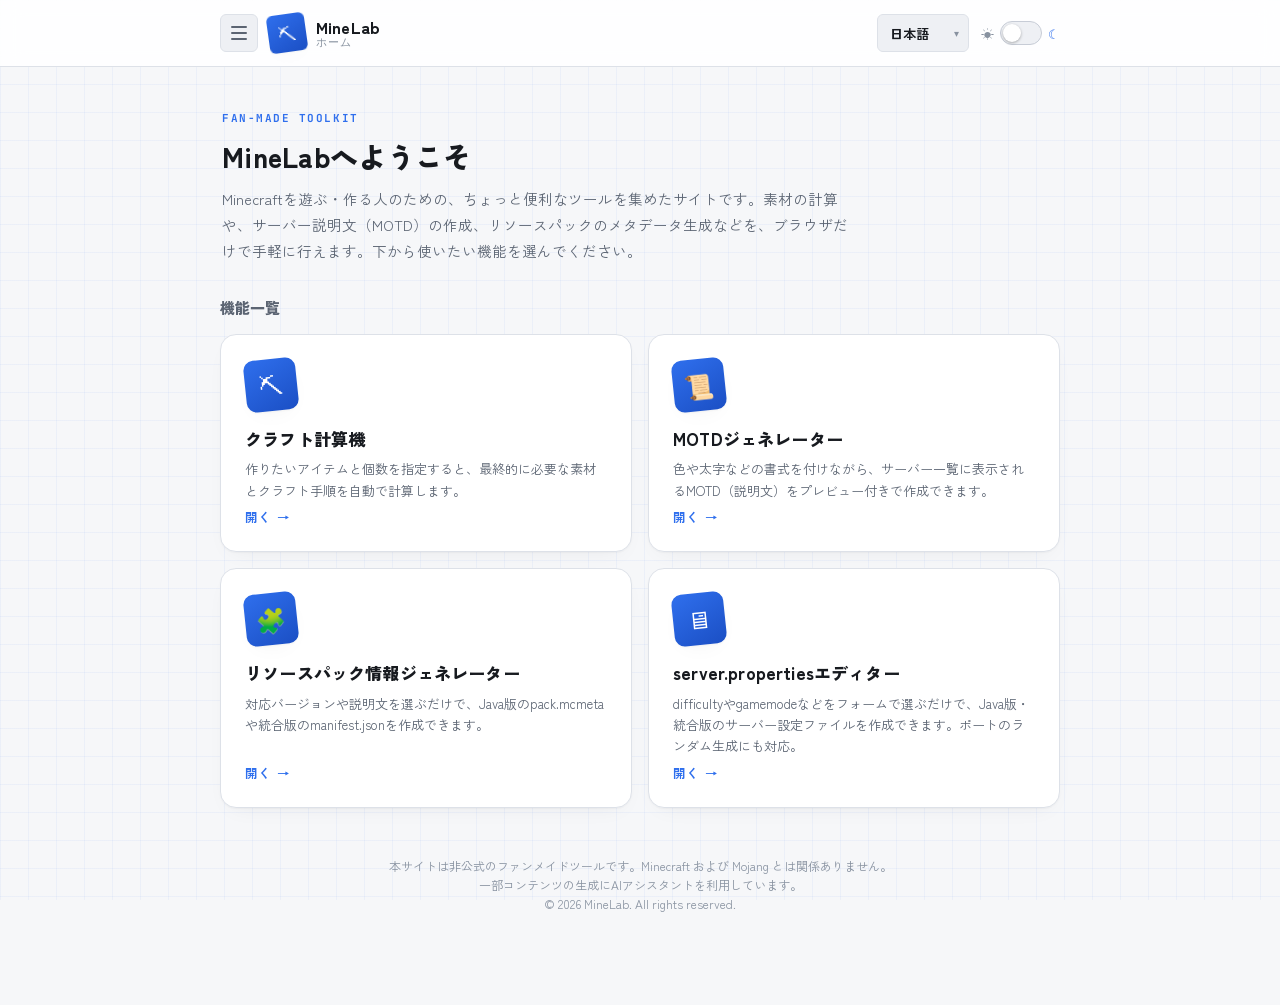
<file: index.html>
<!DOCTYPE html>
<html lang="ja">
<head>
<meta charset="UTF-8">
<meta name="viewport" content="width=device-width, initial-scale=1.0">
<title>MineLab | Minecraft便利ツール集</title>
<meta name="description" content="Minecraft向けの便利ツールをまとめたサイトです。クラフト計算機、MOTDジェネレーター、リソースパック情報ジェネレーターなどを提供しています。">
<link rel="icon" type="image/x-icon" href="favicon.ico">
<link rel="shortcut icon" href="favicon.ico">
<link rel="preconnect" href="https://fonts.googleapis.com">
<link rel="preconnect" href="https://fonts.gstatic.com" crossorigin>
<link href="https://fonts.googleapis.com/css2?family=JetBrains+Mono:wght@400;500;700;800&family=Zen+Kaku+Gothic+New:wght@400;500;700;900&display=swap" rel="stylesheet">
<link rel="stylesheet" href="css/style.css">
<link rel="stylesheet" href="css/home.css">
</head>
<body>

<div class="bg-grid" aria-hidden="true"></div>

<header class="site-header">
  <div class="header-inner">
    <div class="header-left">
      <button
        id="nav-toggle"
        class="nav-toggle"
        type="button"
        aria-label="機能メニュー / Menu"
        aria-expanded="false"
        aria-controls="nav-menu"
      >
        <span class="hamburger-bar"></span>
        <span class="hamburger-bar"></span>
        <span class="hamburger-bar"></span>
      </button>
      <a class="brand" href="index.html" aria-label="MineLab ホームへ / Go to MineLab home">
        <span class="brand-mark" aria-hidden="true">⛏</span>
        <div class="brand-text">
          <span class="brand-title">MineLab</span>
          <span class="brand-sub" id="brand-feature-label" data-i18n="brand.tagline">ホーム</span>
        </div>
      </a>
    </div>
    <div class="header-actions">
      <div class="lang-select-wrap">
        <select id="lang-select" aria-label="言語切り替え / Language">
          <option value="ja">日本語</option>
          <option value="en">English</option>
          <option value="zh-CN">简体中文</option>
          <option value="zh-TW">繁體中文</option>
        </select>
      </div>
      <label class="theme-switch" for="theme-switch">
        <span class="switch-icon switch-icon-sun" aria-hidden="true">☀</span>
        <span class="switch-track">
          <input type="checkbox" id="theme-switch" aria-label="ダークモード切り替え">
          <span class="switch-thumb"></span>
        </span>
        <span class="switch-icon switch-icon-moon" aria-hidden="true">☾</span>
      </label>
    </div>
  </div>

  <nav id="nav-menu" class="nav-menu" aria-label="機能メニュー" hidden>
    <ul id="nav-menu-list" class="nav-menu-list">
      <!-- populated by JS from the FEATURES list -->
    </ul>
  </nav>
</header>

<main class="layout home-layout">

  <section class="home-hero">
    <span class="home-hero-eyebrow" data-i18n="hero.eyebrow">FAN-MADE TOOLKIT</span>
    <h1 class="home-hero-title" data-i18n="hero.title">MineLabへようこそ</h1>
    <p class="home-hero-body" data-i18n="hero.body">
      Minecraftを遊ぶ・作る人のための、ちょっと便利なツールを集めたサイトです。素材の計算や、サーバー説明文（MOTD）の作成、リソースパックのメタデータ生成などを、ブラウザだけで手軽に行えます。下から使いたい機能を選んでください。
    </p>
  </section>

  <section class="home-features" aria-labelledby="home-features-heading">
    <h2 id="home-features-heading" class="home-section-title" data-i18n="hero.featuresHeading">機能一覧</h2>
    <div class="feature-grid" id="feature-grid">
      <!-- populated by JS -->
    </div>
  </section>

  <footer class="site-footer">
    <p data-i18n="footer.disclaimer">
      本サイトは非公式のファンメイドツールです。Minecraft および Mojang とは関係ありません。<br>
      一部コンテンツの生成にAIアシスタントを利用しています。<br>
      © 2026 MineLab. All rights reserved.
    </p>
  </footer>

</main>

<script src="js/home.js"></script>
</body>
</html>
</file>
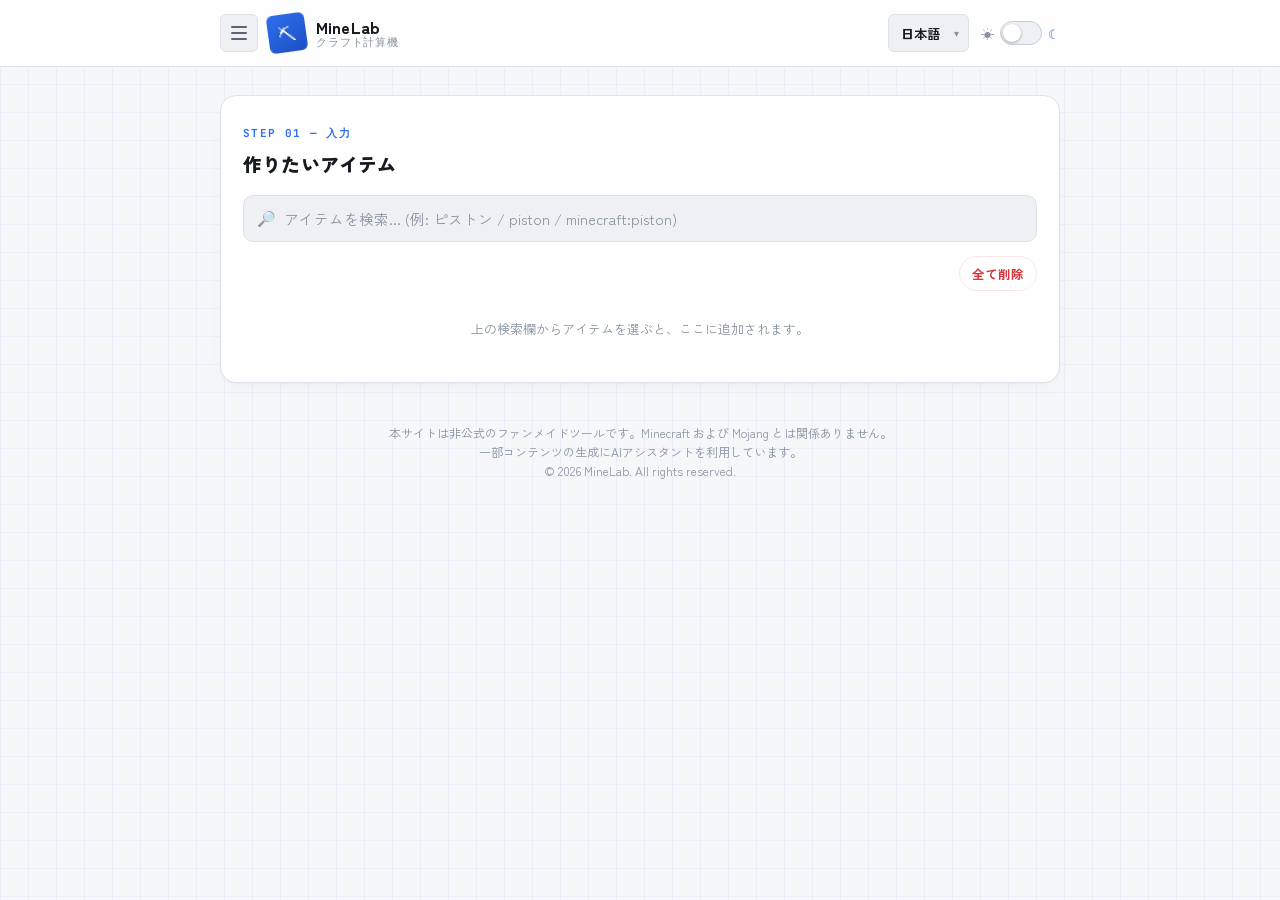
<file: Craft.html>
<!DOCTYPE html>
<html lang="ja">
<head>
<meta charset="UTF-8">
<meta name="viewport" content="width=device-width, initial-scale=1.0">
<title>MineLab | クラフト計算機 - Minecraft 素材計算サイト</title>
<meta name="description" content="Minecraftで作りたいアイテムと個数を指定すると、最終的に必要な素材を自動計算するツールです。">
<link rel="icon" type="image/x-icon" href="favicon.ico">
<link rel="shortcut icon" href="favicon.ico">
<link rel="preconnect" href="https://fonts.googleapis.com">
<link rel="preconnect" href="https://fonts.gstatic.com" crossorigin>
<link href="https://fonts.googleapis.com/css2?family=JetBrains+Mono:wght@400;500;700;800&family=Zen+Kaku+Gothic+New:wght@400;500;700;900&display=swap" rel="stylesheet">
<link rel="stylesheet" href="css/style.css">
</head>
<body>

<div class="bg-grid" aria-hidden="true"></div>

<header class="site-header">
  <div class="header-inner">
    <div class="header-left">
      <button
        id="nav-toggle"
        class="nav-toggle"
        type="button"
        aria-label="機能メニュー / Menu"
        aria-expanded="false"
        aria-controls="nav-menu"
      >
        <span class="hamburger-bar"></span>
        <span class="hamburger-bar"></span>
        <span class="hamburger-bar"></span>
      </button>
      <a class="brand" href="index.html" aria-label="MineLab ホームへ / Go to MineLab home">
        <span class="brand-mark" aria-hidden="true">⛏</span>
        <div class="brand-text">
          <span class="brand-title">MineLab</span>
          <span class="brand-sub" id="brand-feature-label" data-i18n="brand.tagline">クラフト計算機</span>
        </div>
      </a>
    </div>
    <div class="header-actions">
      <div class="lang-select-wrap">
        <select id="lang-select" aria-label="言語切り替え / Language">
          <option value="ja">日本語</option>
          <option value="en">English</option>
        </select>
      </div>
      <label class="theme-switch" for="theme-switch">
        <span class="switch-icon switch-icon-sun" aria-hidden="true">☀</span>
        <span class="switch-track">
          <input type="checkbox" id="theme-switch" aria-label="ダークモード切り替え">
          <span class="switch-thumb"></span>
        </span>
        <span class="switch-icon switch-icon-moon" aria-hidden="true">☾</span>
      </label>
    </div>
  </div>

  <nav id="nav-menu" class="nav-menu" aria-label="機能メニュー" hidden>
    <ul id="nav-menu-list" class="nav-menu-list">
      <!-- populated by JS from the FEATURES list -->
    </ul>
  </nav>
</header>

<main class="layout">

  <!-- STEP 01 : SELECT ITEMS -->
  <section class="panel" id="panel-select" aria-labelledby="select-heading">
    <div class="panel-head">
      <span class="panel-eyebrow" data-i18n="eyebrow.select">STEP 01 — INPUT</span>
      <h2 id="select-heading" data-i18n="heading.select">作りたいアイテム</h2>
    </div>

    <div class="search-wrap">
      <span class="search-icon" aria-hidden="true">🔎</span>
      <input
        type="text"
        id="item-search"
        class="search-input"
        data-i18n-placeholder="search.placeholder"
        placeholder="アイテムを検索... (例: ピストン / piston / minecraft:piston)"
        autocomplete="off"
        role="combobox"
        aria-expanded="false"
        aria-controls="search-results"
        aria-autocomplete="list"
      >
      <div id="search-results" class="search-results" role="listbox" hidden></div>
    </div>

    <div id="selected-list-head" class="selected-list-head" hidden>
      <button id="clear-selected" class="ghost-btn ghost-btn-danger" type="button" data-i18n="btn.clearAll">全て削除</button>
    </div>

    <ul id="selected-list" class="selected-list" aria-live="polite">
      <!-- populated by JS -->
    </ul>

    <p id="empty-select-hint" class="empty-hint" data-i18n="hint.emptySelect">
      上の検索欄からアイテムを選ぶと、ここに追加されます。
    </p>
  </section>

  <!-- STEP 02 : RESULT SUMMARY -->
  <section class="panel" id="panel-summary" aria-labelledby="summary-heading" hidden>
    <div class="panel-head">
      <span class="panel-eyebrow" data-i18n="eyebrow.summary">STEP 02 — RESULT</span>
      <h2 id="summary-heading" data-i18n="heading.summary">必要な材料（最終素材）</h2>
    </div>
    <div class="table-wrap">
      <table class="materials-table" id="materials-table">
        <thead>
          <tr>
            <th data-i18n="table.item">材料</th>
            <th class="num" data-i18n="table.count">必要数</th>
            <th class="num" data-i18n="table.stack">スタック換算</th>
          </tr>
        </thead>
        <tbody id="materials-tbody"></tbody>
      </table>
    </div>
    <p class="table-footnote" data-i18n="summary.footnote">
      レシピが存在しないアイテムは、そのまま採集・入手が必要な素材として扱われます。
    </p>
  </section>

  <!-- STEP 03 : BREAKDOWN -->
  <section class="panel" id="panel-detail" aria-labelledby="detail-heading" hidden>
    <div class="panel-head panel-head-row">
      <div>
        <span class="panel-eyebrow" data-i18n="eyebrow.detail">STEP 03 — BREAKDOWN</span>
        <h2 id="detail-heading" data-i18n="heading.detail">クラフト内訳</h2>
      </div>
      <div class="detail-controls">
        <button id="expand-all" class="ghost-btn" type="button" data-i18n="btn.expandAll">全て展開</button>
        <button id="collapse-all" class="ghost-btn" type="button" data-i18n="btn.collapseAll">全て閉じる</button>
      </div>
    </div>
    <div id="detail-tree" class="detail-tree"></div>
  </section>

  <footer class="site-footer">
    <p data-i18n="footer.disclaimer">
      本サイトは非公式のファンメイドツールです。Minecraft および Mojang とは関係ありません。<br>
      一部コンテンツの生成にAIアシスタントを利用しています。<br>
      © 2026 MineLab. All rights reserved.
    </p>
  </footer>

</main>

<script src="js/script.js"></script>
</body>
</html>
</file>
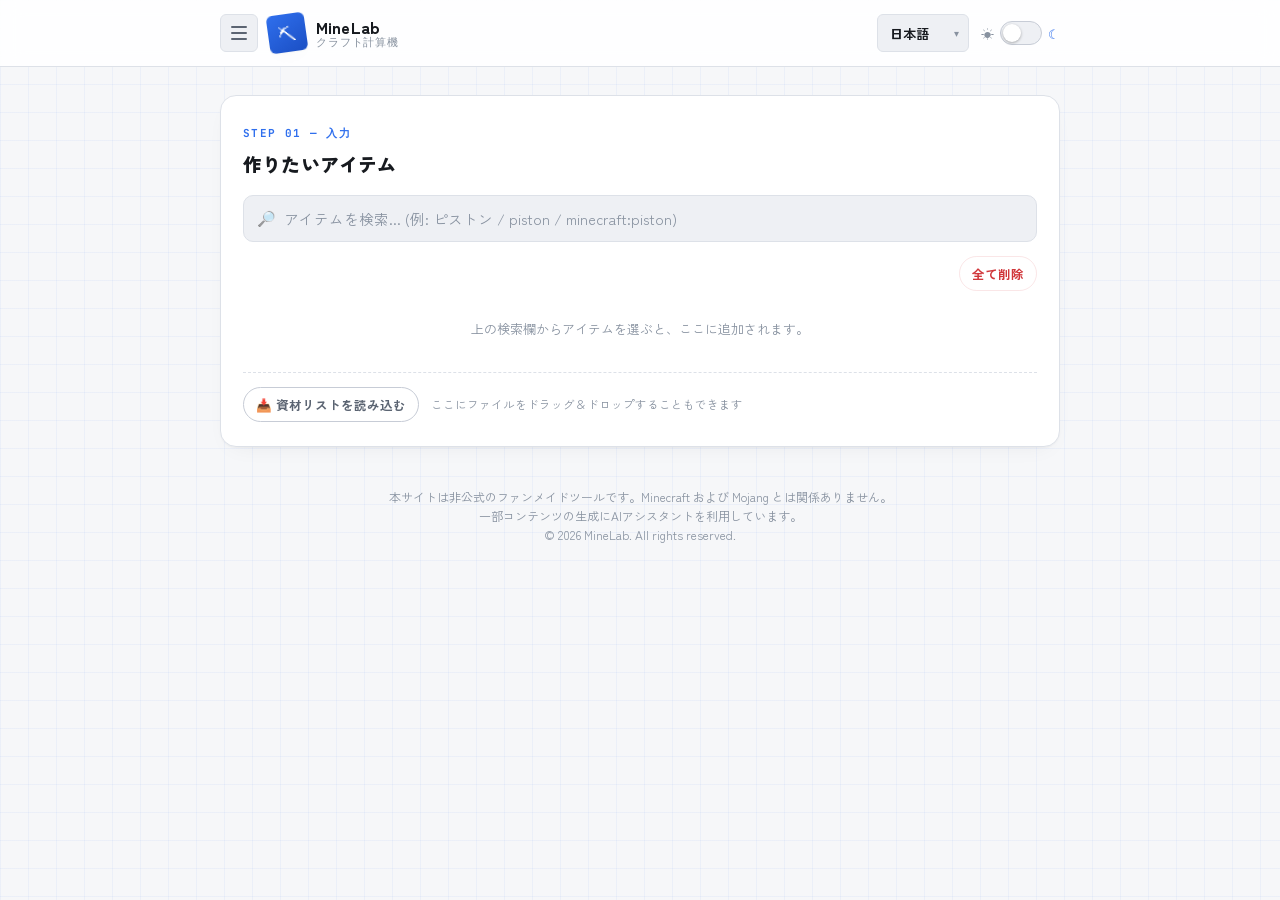
<file: craft.html>
<!DOCTYPE html>
<html lang="ja">
<head>
<meta charset="UTF-8">
<meta name="viewport" content="width=device-width, initial-scale=1.0">
<title>MineLab | クラフト計算機 - Minecraft 素材計算サイト</title>
<meta name="description" content="Minecraftで作りたいアイテムと個数を指定すると、最終的に必要な素材を自動計算するツールです。">
<link rel="icon" type="image/x-icon" href="favicon.ico">
<link rel="shortcut icon" href="favicon.ico">
<link rel="preconnect" href="https://fonts.googleapis.com">
<link rel="preconnect" href="https://fonts.gstatic.com" crossorigin>
<link href="https://fonts.googleapis.com/css2?family=JetBrains+Mono:wght@400;500;700;800&family=Zen+Kaku+Gothic+New:wght@400;500;700;900&display=swap" rel="stylesheet">
<link rel="stylesheet" href="css/style.css">
</head>
<body>

<div class="bg-grid" aria-hidden="true"></div>

<header class="site-header">
  <div class="header-inner">
    <div class="header-left">
      <button
        id="nav-toggle"
        class="nav-toggle"
        type="button"
        aria-label="機能メニュー / Menu"
        aria-expanded="false"
        aria-controls="nav-menu"
      >
        <span class="hamburger-bar"></span>
        <span class="hamburger-bar"></span>
        <span class="hamburger-bar"></span>
      </button>
      <a class="brand" href="index.html" aria-label="MineLab ホームへ / Go to MineLab home">
        <span class="brand-mark" aria-hidden="true">⛏</span>
        <div class="brand-text">
          <span class="brand-title">MineLab</span>
          <span class="brand-sub" id="brand-feature-label" data-i18n="brand.tagline">クラフト計算機</span>
        </div>
      </a>
    </div>
    <div class="header-actions">
      <div class="lang-select-wrap">
        <select id="lang-select" aria-label="言語切り替え / Language">
          <option value="ja">日本語</option>
          <option value="en">English</option>
          <option value="zh-CN">简体中文</option>
          <option value="zh-TW">繁體中文</option>
        </select>
      </div>
      <label class="theme-switch" for="theme-switch">
        <span class="switch-icon switch-icon-sun" aria-hidden="true">☀</span>
        <span class="switch-track">
          <input type="checkbox" id="theme-switch" aria-label="ダークモード切り替え">
          <span class="switch-thumb"></span>
        </span>
        <span class="switch-icon switch-icon-moon" aria-hidden="true">☾</span>
      </label>
    </div>
  </div>

  <nav id="nav-menu" class="nav-menu" aria-label="機能メニュー" hidden>
    <ul id="nav-menu-list" class="nav-menu-list">
      <!-- populated by JS from the FEATURES list -->
    </ul>
  </nav>
</header>

<main class="layout">

  <!-- STEP 01 : SELECT ITEMS -->
  <section class="panel" id="panel-select" aria-labelledby="select-heading">
    <div class="panel-head">
      <span class="panel-eyebrow" data-i18n="eyebrow.select">STEP 01 — INPUT</span>
      <h2 id="select-heading" data-i18n="heading.select">作りたいアイテム</h2>
    </div>

    <div class="search-wrap">
      <span class="search-icon" aria-hidden="true">🔎</span>
      <input
        type="text"
        id="item-search"
        class="search-input"
        data-i18n-placeholder="search.placeholder"
        placeholder="アイテムを検索... (例: ピストン / piston / minecraft:piston)"
        autocomplete="off"
        role="combobox"
        aria-expanded="false"
        aria-controls="search-results"
        aria-autocomplete="list"
      >
      <div id="search-results" class="search-results" role="listbox" hidden></div>
    </div>

    <div id="selected-list-head" class="selected-list-head" hidden>
      <button id="clear-selected" class="ghost-btn ghost-btn-danger" type="button" data-i18n="btn.clearAll">全て削除</button>
    </div>

    <ul id="selected-list" class="selected-list" aria-live="polite">
      <!-- populated by JS -->
    </ul>

    <p id="empty-select-hint" class="empty-hint" data-i18n="hint.emptySelect">
      上の検索欄からアイテムを選ぶと、ここに追加されます。
    </p>

    <div class="import-bar">
      <button type="button" id="import-btn" class="ghost-btn" data-i18n="btn.importList">📥 資材リストを読み込む</button>
      <span class="import-drop-hint" data-i18n="import.dropHint">ここにファイルをドラッグ＆ドロップすることもできます</span>
      <input type="file" id="import-file-input" accept=".csv,.txt,text/csv,text/plain" hidden>
    </div>

    <div id="import-preview" class="import-preview" hidden>
      <div class="import-preview-head">
        <h3 data-i18n="import.previewTitle">読み込み内容の確認</h3>
        <button type="button" id="import-cancel" class="ghost-btn ghost-btn-danger" data-i18n="btn.cancel">キャンセル</button>
      </div>
      <p id="import-preview-meta" class="import-preview-meta"></p>

      <div class="import-qty-toggle" role="radiogroup" aria-label="Quantity basis">
        <span class="import-qty-toggle-label" data-i18n="import.basisLabel">数量の基準</span>
        <label class="import-radio-label">
          <input type="radio" name="import-qty-basis" value="missing" checked>
          <span data-i18n="import.basisMissing">不足分 (Missing)</span>
        </label>
        <label class="import-radio-label">
          <input type="radio" name="import-qty-basis" value="total">
          <span data-i18n="import.basisTotal">合計 (Total)</span>
        </label>
      </div>

      <div class="import-item-list-head">
        <span id="import-matched-count" class="import-matched-count"></span>
        <span class="import-select-actions">
          <button type="button" id="import-select-all" class="ghost-btn" data-i18n="import.selectAll">全て選択</button>
          <button type="button" id="import-select-none" class="ghost-btn" data-i18n="import.selectNone">全て解除</button>
        </span>
      </div>
      <ul id="import-item-list" class="import-item-list"></ul>

      <div id="import-unmatched" class="import-unmatched" hidden></div>

      <div class="import-preview-actions">
        <button type="button" id="import-confirm" class="primary-btn" data-i18n="btn.importConfirm">選択したアイテムを追加</button>
      </div>
    </div>
  </section>

  <!-- STEP 02 : RESULT SUMMARY -->
  <section class="panel" id="panel-summary" aria-labelledby="summary-heading" hidden>
    <div class="panel-head">
      <span class="panel-eyebrow" data-i18n="eyebrow.summary">STEP 02 — RESULT</span>
      <h2 id="summary-heading" data-i18n="heading.summary">必要な材料（最終素材）</h2>
    </div>
    <div class="table-wrap">
      <table class="materials-table" id="materials-table">
        <thead>
          <tr>
            <th data-i18n="table.item">材料</th>
            <th class="num" data-i18n="table.count">必要数</th>
            <th class="num" data-i18n="table.stack">スタック換算</th>
          </tr>
        </thead>
        <tbody id="materials-tbody"></tbody>
      </table>
    </div>
    <p class="table-footnote" data-i18n="summary.footnote">
      レシピが存在しないアイテムは、そのまま採集・入手が必要な素材として扱われます。
    </p>
  </section>

  <!-- STEP 03 : BREAKDOWN -->
  <section class="panel" id="panel-detail" aria-labelledby="detail-heading" hidden>
    <div class="panel-head panel-head-row">
      <div>
        <span class="panel-eyebrow" data-i18n="eyebrow.detail">STEP 03 — BREAKDOWN</span>
        <h2 id="detail-heading" data-i18n="heading.detail">クラフト内訳</h2>
      </div>
      <div class="detail-controls">
        <button id="expand-all" class="ghost-btn" type="button" data-i18n="btn.expandAll">全て展開</button>
        <button id="collapse-all" class="ghost-btn" type="button" data-i18n="btn.collapseAll">全て閉じる</button>
      </div>
    </div>
    <div id="detail-tree" class="detail-tree"></div>
  </section>

  <footer class="site-footer">
    <p data-i18n="footer.disclaimer">
      本サイトは非公式のファンメイドツールです。Minecraft および Mojang とは関係ありません。<br>
      一部コンテンツの生成にAIアシスタントを利用しています。<br>
      © 2026 MineLab. All rights reserved.
    </p>
  </footer>

</main>

<script src="js/script.js"></script>
</body>
</html>
</file>
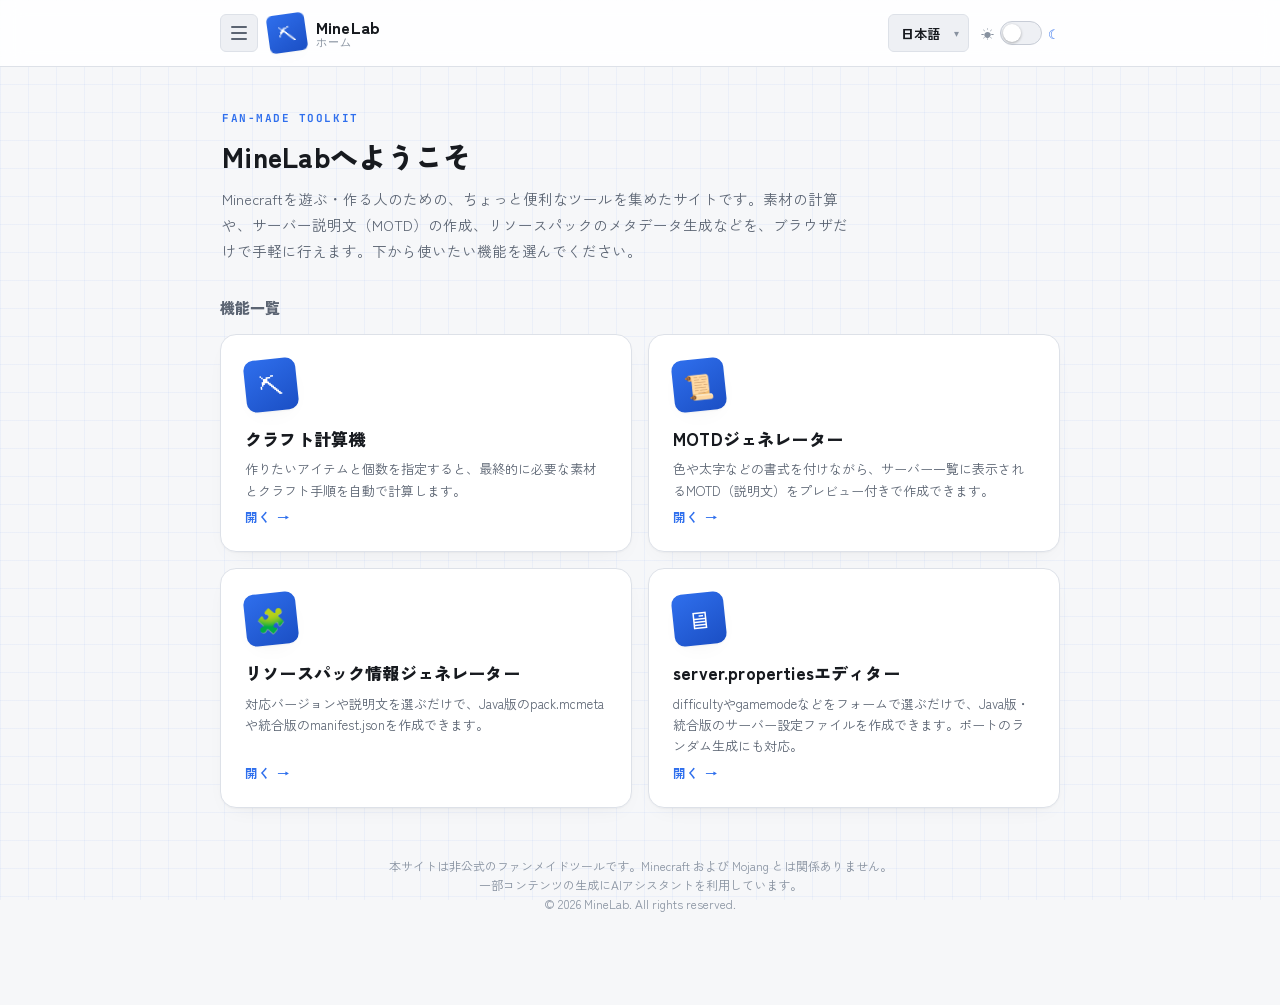
<file: home.html>
<!DOCTYPE html>
<html lang="ja">
<head>
<meta charset="UTF-8">
<meta name="viewport" content="width=device-width, initial-scale=1.0">
<title>MineLab | Minecraft便利ツール集</title>
<meta name="description" content="Minecraft向けの便利ツールをまとめたサイトです。クラフト計算機、MOTDジェネレーター、リソースパック情報ジェネレーターなどを提供しています。">
<link rel="icon" type="image/x-icon" href="favicon.ico">
<link rel="shortcut icon" href="favicon.ico">
<link rel="preconnect" href="https://fonts.googleapis.com">
<link rel="preconnect" href="https://fonts.gstatic.com" crossorigin>
<link href="https://fonts.googleapis.com/css2?family=JetBrains+Mono:wght@400;500;700;800&family=Zen+Kaku+Gothic+New:wght@400;500;700;900&display=swap" rel="stylesheet">
<link rel="stylesheet" href="css/style.css">
<link rel="stylesheet" href="css/home.css">
</head>
<body>

<div class="bg-grid" aria-hidden="true"></div>

<header class="site-header">
  <div class="header-inner">
    <div class="header-left">
      <button
        id="nav-toggle"
        class="nav-toggle"
        type="button"
        aria-label="機能メニュー / Menu"
        aria-expanded="false"
        aria-controls="nav-menu"
      >
        <span class="hamburger-bar"></span>
        <span class="hamburger-bar"></span>
        <span class="hamburger-bar"></span>
      </button>
      <a class="brand" href="home.html" aria-label="MineLab ホームへ / Go to MineLab home">
        <span class="brand-mark" aria-hidden="true">⛏</span>
        <div class="brand-text">
          <span class="brand-title">MineLab</span>
          <span class="brand-sub" id="brand-feature-label" data-i18n="brand.tagline">ホーム</span>
        </div>
      </a>
    </div>
    <div class="header-actions">
      <div class="lang-select-wrap">
        <select id="lang-select" aria-label="言語切り替え / Language">
          <option value="ja">日本語</option>
          <option value="en">English</option>
        </select>
      </div>
      <label class="theme-switch" for="theme-switch">
        <span class="switch-icon switch-icon-sun" aria-hidden="true">☀</span>
        <span class="switch-track">
          <input type="checkbox" id="theme-switch" aria-label="ダークモード切り替え">
          <span class="switch-thumb"></span>
        </span>
        <span class="switch-icon switch-icon-moon" aria-hidden="true">☾</span>
      </label>
    </div>
  </div>

  <nav id="nav-menu" class="nav-menu" aria-label="機能メニュー" hidden>
    <ul id="nav-menu-list" class="nav-menu-list">
      <!-- populated by JS from the FEATURES list -->
    </ul>
  </nav>
</header>

<main class="layout home-layout">

  <section class="home-hero">
    <span class="home-hero-eyebrow" data-i18n="hero.eyebrow">FAN-MADE TOOLKIT</span>
    <h1 class="home-hero-title" data-i18n="hero.title">MineLabへようこそ</h1>
    <p class="home-hero-body" data-i18n="hero.body">
      Minecraftを遊ぶ・作る人のための、ちょっと便利なツールを集めたサイトです。素材の計算や、サーバー説明文（MOTD）の作成、リソースパックのメタデータ生成などを、ブラウザだけで手軽に行えます。下から使いたい機能を選んでください。
    </p>
  </section>

  <section class="home-features" aria-labelledby="home-features-heading">
    <h2 id="home-features-heading" class="home-section-title" data-i18n="hero.featuresHeading">機能一覧</h2>
    <div class="feature-grid" id="feature-grid">
      <!-- populated by JS -->
    </div>
  </section>

  <footer class="site-footer">
    <p data-i18n="footer.disclaimer">
      本サイトは非公式のファンメイドツールです。Minecraft および Mojang とは関係ありません。<br>
      一部コンテンツの生成にAIアシスタントを利用しています。<br>
      © 2026 MineLab. All rights reserved.
    </p>
  </footer>

</main>

<script src="js/home.js"></script>
</body>
</html>
</file>
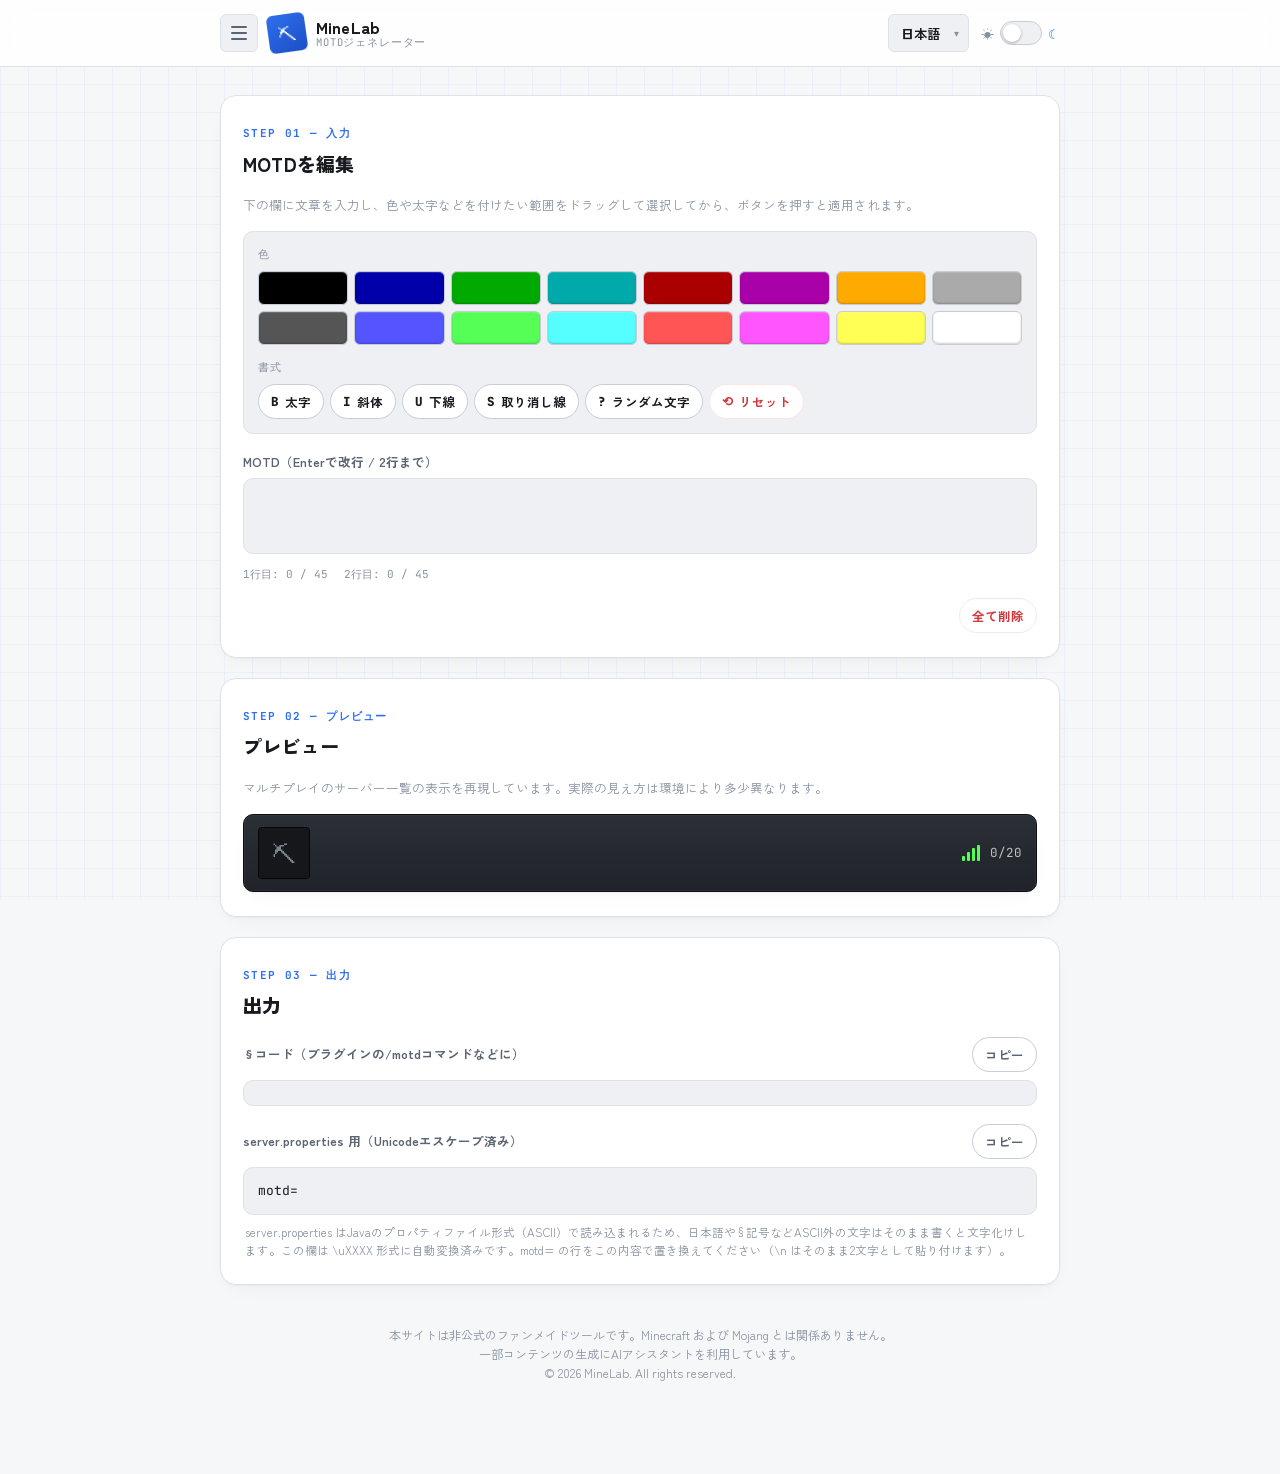
<file: Motd.html>
<!DOCTYPE html>
<html lang="ja">
<head>
<meta charset="UTF-8">
<meta name="viewport" content="width=device-width, initial-scale=1.0">
<title>MineLab | MOTDジェネレーター - サーバー説明文エディター</title>
<meta name="description" content="Minecraftサーバーの一覧に表示されるMOTD（サーバー説明文）を、色や書式を選びながらプレビュー付きで作成できるツールです。">
<link rel="icon" type="image/x-icon" href="favicon.ico">
<link rel="shortcut icon" href="favicon.ico">
<link rel="preconnect" href="https://fonts.googleapis.com">
<link rel="preconnect" href="https://fonts.gstatic.com" crossorigin>
<link href="https://fonts.googleapis.com/css2?family=JetBrains+Mono:wght@400;500;700;800&family=Zen+Kaku+Gothic+New:wght@400;500;700;900&display=swap" rel="stylesheet">
<link rel="stylesheet" href="css/style.css">
<link rel="stylesheet" href="css/motd.css">
</head>
<body>

<div class="bg-grid" aria-hidden="true"></div>

<header class="site-header">
  <div class="header-inner">
    <div class="header-left">
      <button
        id="nav-toggle"
        class="nav-toggle"
        type="button"
        aria-label="機能メニュー / Menu"
        aria-expanded="false"
        aria-controls="nav-menu"
      >
        <span class="hamburger-bar"></span>
        <span class="hamburger-bar"></span>
        <span class="hamburger-bar"></span>
      </button>
      <a class="brand" href="index.html" aria-label="MineLab ホームへ / Go to MineLab home">
        <span class="brand-mark" aria-hidden="true">⛏</span>
        <div class="brand-text">
          <span class="brand-title">MineLab</span>
          <span class="brand-sub" id="brand-feature-label" data-i18n="brand.tagline">MOTDジェネレーター</span>
        </div>
      </a>
    </div>
    <div class="header-actions">
      <div class="lang-select-wrap">
        <select id="lang-select" aria-label="言語切り替え / Language">
          <option value="ja">日本語</option>
          <option value="en">English</option>
        </select>
      </div>
      <label class="theme-switch" for="theme-switch">
        <span class="switch-icon switch-icon-sun" aria-hidden="true">☀</span>
        <span class="switch-track">
          <input type="checkbox" id="theme-switch" aria-label="ダークモード切り替え">
          <span class="switch-thumb"></span>
        </span>
        <span class="switch-icon switch-icon-moon" aria-hidden="true">☾</span>
      </label>
    </div>
  </div>

  <nav id="nav-menu" class="nav-menu" aria-label="機能メニュー" hidden>
    <ul id="nav-menu-list" class="nav-menu-list">
      <!-- populated by JS from the FEATURES list -->
    </ul>
  </nav>
</header>

<main class="layout">

  <!-- STEP 01 : EDITOR -->
  <section class="panel" id="panel-editor" aria-labelledby="editor-heading">
    <div class="panel-head">
      <span class="panel-eyebrow" data-i18n="eyebrow.editor">STEP 01 — INPUT</span>
      <h2 id="editor-heading" data-i18n="heading.editor">MOTDを編集</h2>
    </div>

    <p class="motd-help" data-i18n="hint.howTo">
      下の欄に文章を入力し、色や太字などを付けたい範囲をドラッグして選択してから、ボタンを押すと適用されます。
    </p>

    <div class="motd-toolbar" role="toolbar" aria-label="書式ツールバー">
      <div class="toolbar-group">
        <span class="toolbar-group-label" data-i18n="toolbar.color">色</span>
        <div class="color-grid" id="color-grid">
          <!-- populated by JS -->
        </div>
      </div>
      <div class="toolbar-group">
        <span class="toolbar-group-label" data-i18n="toolbar.format">書式</span>
        <div class="format-btn-row" id="format-btn-row">
          <!-- populated by JS -->
        </div>
      </div>
    </div>

    <div class="motd-line-wrap">
      <label class="motd-line-label" for="motd-text">
        <span data-i18n="label.motdText">MOTD（Enterで改行 / 2行まで）</span>
      </label>
      <textarea id="motd-text" class="motd-input motd-textarea" rows="2" maxlength="400" autocomplete="off" spellcheck="false"></textarea>
      <div class="motd-line-stats">
        <span class="motd-char-count" id="count-line1">1行目: 0 / 45</span>
        <span class="motd-char-count" id="count-line2">2行目: 0 / 45</span>
      </div>
    </div>

    <div class="motd-editor-actions">
      <button id="motd-clear" class="ghost-btn ghost-btn-danger" type="button" data-i18n="btn.clearMotd">全て削除</button>
    </div>
  </section>

  <!-- STEP 02 : PREVIEW -->
  <section class="panel" id="panel-preview" aria-labelledby="preview-heading">
    <div class="panel-head">
      <span class="panel-eyebrow" data-i18n="eyebrow.preview">STEP 02 — PREVIEW</span>
      <h2 id="preview-heading" data-i18n="heading.preview">プレビュー</h2>
    </div>
    <p class="motd-help" data-i18n="hint.previewNote">
      マルチプレイのサーバー一覧の表示を再現しています。実際の見え方は環境により多少異なります。
    </p>

    <div class="server-row-preview">
      <div class="server-icon" aria-hidden="true">⛏</div>
      <div class="server-row-main">
        <div class="server-row-motd" id="preview-motd">
          <div class="motd-preview-line" id="preview-line1"></div>
          <div class="motd-preview-line" id="preview-line2"></div>
        </div>
      </div>
      <div class="server-row-side">
        <div class="server-ping" aria-hidden="true">
          <span class="ping-bar"></span><span class="ping-bar"></span><span class="ping-bar"></span><span class="ping-bar"></span>
        </div>
        <div class="server-players">0/20</div>
      </div>
    </div>
  </section>

  <!-- STEP 03 : OUTPUT -->
  <section class="panel" id="panel-output" aria-labelledby="output-heading">
    <div class="panel-head">
      <span class="panel-eyebrow" data-i18n="eyebrow.output">STEP 03 — OUTPUT</span>
      <h2 id="output-heading" data-i18n="heading.output">出力</h2>
    </div>

    <div class="output-block">
      <div class="output-block-head">
        <span class="output-block-title" data-i18n="output.raw">§コード（プラグインの/motdコマンドなどに）</span>
        <button class="ghost-btn copy-btn" type="button" data-copy-target="output-raw" data-i18n="btn.copy">コピー</button>
      </div>
      <pre class="output-box" id="output-raw"></pre>
    </div>

    <div class="output-block">
      <div class="output-block-head">
        <span class="output-block-title" data-i18n="output.properties">server.properties 用</span>
        <button class="ghost-btn copy-btn" type="button" data-copy-target="output-properties" data-i18n="btn.copy">コピー</button>
      </div>
      <pre class="output-box" id="output-properties"></pre>
      <p class="output-note" data-i18n="output.propertiesNote">
        server.properties の motd= の行をこの内容で置き換えてください（\n はそのまま2文字として貼り付けます）。
      </p>
    </div>
  </section>

  <footer class="site-footer">
    <p data-i18n="footer.disclaimer">
      本サイトは非公式のファンメイドツールです。Minecraft および Mojang とは関係ありません。<br>
      一部コンテンツの生成にAIアシスタントを利用しています。<br>
      © 2026 MineLab. All rights reserved.
    </p>
  </footer>

</main>

<script src="js/motd.js"></script>
</body>
</html>
</file>
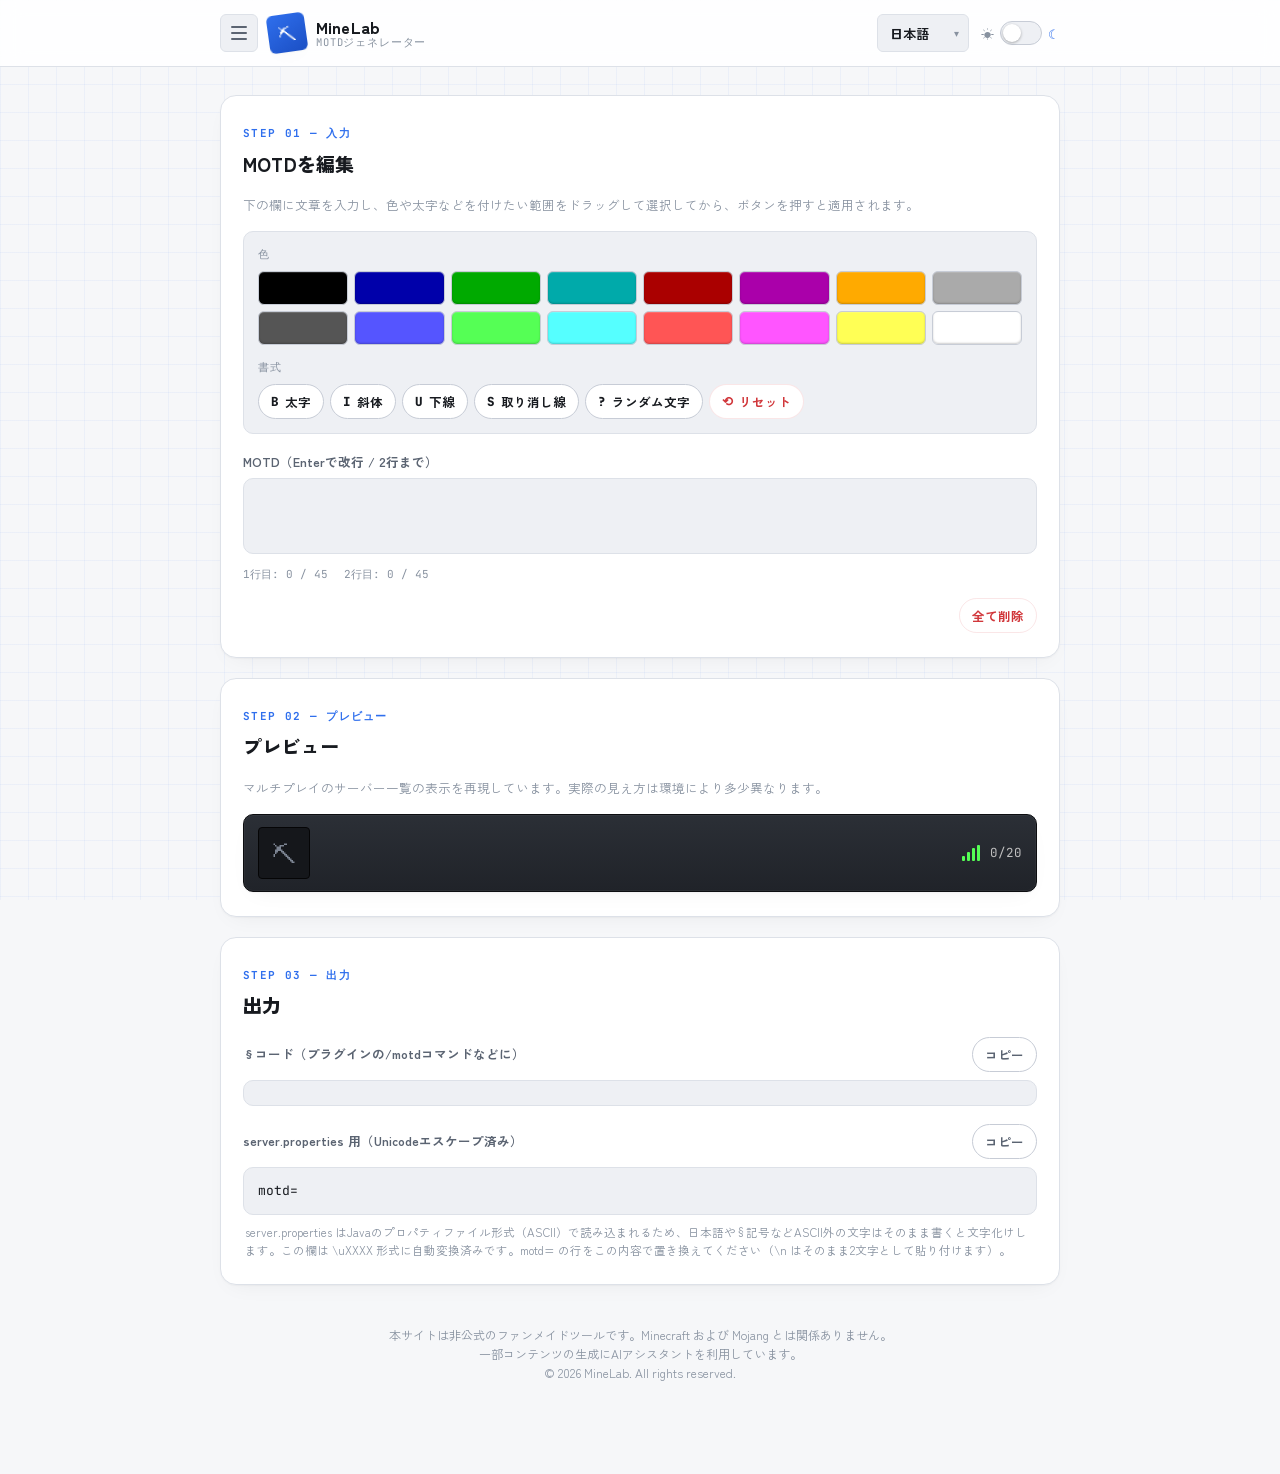
<file: motd.html>
<!DOCTYPE html>
<html lang="ja">
<head>
<meta charset="UTF-8">
<meta name="viewport" content="width=device-width, initial-scale=1.0">
<title>MineLab | MOTDジェネレーター - サーバー説明文エディター</title>
<meta name="description" content="Minecraftサーバーの一覧に表示されるMOTD（サーバー説明文）を、色や書式を選びながらプレビュー付きで作成できるツールです。">
<link rel="icon" type="image/x-icon" href="favicon.ico">
<link rel="shortcut icon" href="favicon.ico">
<link rel="preconnect" href="https://fonts.googleapis.com">
<link rel="preconnect" href="https://fonts.gstatic.com" crossorigin>
<link href="https://fonts.googleapis.com/css2?family=JetBrains+Mono:wght@400;500;700;800&family=Zen+Kaku+Gothic+New:wght@400;500;700;900&display=swap" rel="stylesheet">
<link rel="stylesheet" href="css/style.css">
<link rel="stylesheet" href="css/motd.css">
</head>
<body>

<div class="bg-grid" aria-hidden="true"></div>

<header class="site-header">
  <div class="header-inner">
    <div class="header-left">
      <button
        id="nav-toggle"
        class="nav-toggle"
        type="button"
        aria-label="機能メニュー / Menu"
        aria-expanded="false"
        aria-controls="nav-menu"
      >
        <span class="hamburger-bar"></span>
        <span class="hamburger-bar"></span>
        <span class="hamburger-bar"></span>
      </button>
      <a class="brand" href="index.html" aria-label="MineLab ホームへ / Go to MineLab home">
        <span class="brand-mark" aria-hidden="true">⛏</span>
        <div class="brand-text">
          <span class="brand-title">MineLab</span>
          <span class="brand-sub" id="brand-feature-label" data-i18n="brand.tagline">MOTDジェネレーター</span>
        </div>
      </a>
    </div>
    <div class="header-actions">
      <div class="lang-select-wrap">
        <select id="lang-select" aria-label="言語切り替え / Language">
          <option value="ja">日本語</option>
          <option value="en">English</option>
          <option value="zh-CN">简体中文</option>
          <option value="zh-TW">繁體中文</option>
        </select>
      </div>
      <label class="theme-switch" for="theme-switch">
        <span class="switch-icon switch-icon-sun" aria-hidden="true">☀</span>
        <span class="switch-track">
          <input type="checkbox" id="theme-switch" aria-label="ダークモード切り替え">
          <span class="switch-thumb"></span>
        </span>
        <span class="switch-icon switch-icon-moon" aria-hidden="true">☾</span>
      </label>
    </div>
  </div>

  <nav id="nav-menu" class="nav-menu" aria-label="機能メニュー" hidden>
    <ul id="nav-menu-list" class="nav-menu-list">
      <!-- populated by JS from the FEATURES list -->
    </ul>
  </nav>
</header>

<main class="layout">

  <!-- STEP 01 : EDITOR -->
  <section class="panel" id="panel-editor" aria-labelledby="editor-heading">
    <div class="panel-head">
      <span class="panel-eyebrow" data-i18n="eyebrow.editor">STEP 01 — INPUT</span>
      <h2 id="editor-heading" data-i18n="heading.editor">MOTDを編集</h2>
    </div>

    <p class="motd-help" data-i18n="hint.howTo">
      下の欄に文章を入力し、色や太字などを付けたい範囲をドラッグして選択してから、ボタンを押すと適用されます。
    </p>

    <div class="motd-toolbar" role="toolbar" aria-label="書式ツールバー">
      <div class="toolbar-group">
        <span class="toolbar-group-label" data-i18n="toolbar.color">色</span>
        <div class="color-grid" id="color-grid">
          <!-- populated by JS -->
        </div>
      </div>
      <div class="toolbar-group">
        <span class="toolbar-group-label" data-i18n="toolbar.format">書式</span>
        <div class="format-btn-row" id="format-btn-row">
          <!-- populated by JS -->
        </div>
      </div>
    </div>

    <div class="motd-line-wrap">
      <label class="motd-line-label" for="motd-text">
        <span data-i18n="label.motdText">MOTD（Enterで改行 / 2行まで）</span>
      </label>
      <textarea id="motd-text" class="motd-input motd-textarea" rows="2" maxlength="400" autocomplete="off" spellcheck="false"></textarea>
      <div class="motd-line-stats">
        <span class="motd-char-count" id="count-line1">1行目: 0 / 45</span>
        <span class="motd-char-count" id="count-line2">2行目: 0 / 45</span>
      </div>
    </div>

    <div class="motd-editor-actions">
      <button id="motd-clear" class="ghost-btn ghost-btn-danger" type="button" data-i18n="btn.clearMotd">全て削除</button>
    </div>
  </section>

  <!-- STEP 02 : PREVIEW -->
  <section class="panel" id="panel-preview" aria-labelledby="preview-heading">
    <div class="panel-head">
      <span class="panel-eyebrow" data-i18n="eyebrow.preview">STEP 02 — PREVIEW</span>
      <h2 id="preview-heading" data-i18n="heading.preview">プレビュー</h2>
    </div>
    <p class="motd-help" data-i18n="hint.previewNote">
      マルチプレイのサーバー一覧の表示を再現しています。実際の見え方は環境により多少異なります。
    </p>

    <div class="server-row-preview">
      <div class="server-icon" aria-hidden="true">⛏</div>
      <div class="server-row-main">
        <div class="server-row-motd" id="preview-motd">
          <div class="motd-preview-line" id="preview-line1"></div>
          <div class="motd-preview-line" id="preview-line2"></div>
        </div>
      </div>
      <div class="server-row-side">
        <div class="server-ping" aria-hidden="true">
          <span class="ping-bar"></span><span class="ping-bar"></span><span class="ping-bar"></span><span class="ping-bar"></span>
        </div>
        <div class="server-players">0/20</div>
      </div>
    </div>
  </section>

  <!-- STEP 03 : OUTPUT -->
  <section class="panel" id="panel-output" aria-labelledby="output-heading">
    <div class="panel-head">
      <span class="panel-eyebrow" data-i18n="eyebrow.output">STEP 03 — OUTPUT</span>
      <h2 id="output-heading" data-i18n="heading.output">出力</h2>
    </div>

    <div class="output-block">
      <div class="output-block-head">
        <span class="output-block-title" data-i18n="output.raw">§コード（プラグインの/motdコマンドなどに）</span>
        <button class="ghost-btn copy-btn" type="button" data-copy-target="output-raw" data-i18n="btn.copy">コピー</button>
      </div>
      <pre class="output-box" id="output-raw"></pre>
    </div>

    <div class="output-block">
      <div class="output-block-head">
        <span class="output-block-title" data-i18n="output.properties">server.properties 用</span>
        <button class="ghost-btn copy-btn" type="button" data-copy-target="output-properties" data-i18n="btn.copy">コピー</button>
      </div>
      <pre class="output-box" id="output-properties"></pre>
      <p class="output-note" data-i18n="output.propertiesNote">
        server.properties の motd= の行をこの内容で置き換えてください（\n はそのまま2文字として貼り付けます）。
      </p>
    </div>
  </section>

  <footer class="site-footer">
    <p data-i18n="footer.disclaimer">
      本サイトは非公式のファンメイドツールです。Minecraft および Mojang とは関係ありません。<br>
      一部コンテンツの生成にAIアシスタントを利用しています。<br>
      © 2026 MineLab. All rights reserved.
    </p>
  </footer>

</main>

<script src="js/motd.js"></script>
</body>
</html>
</file>
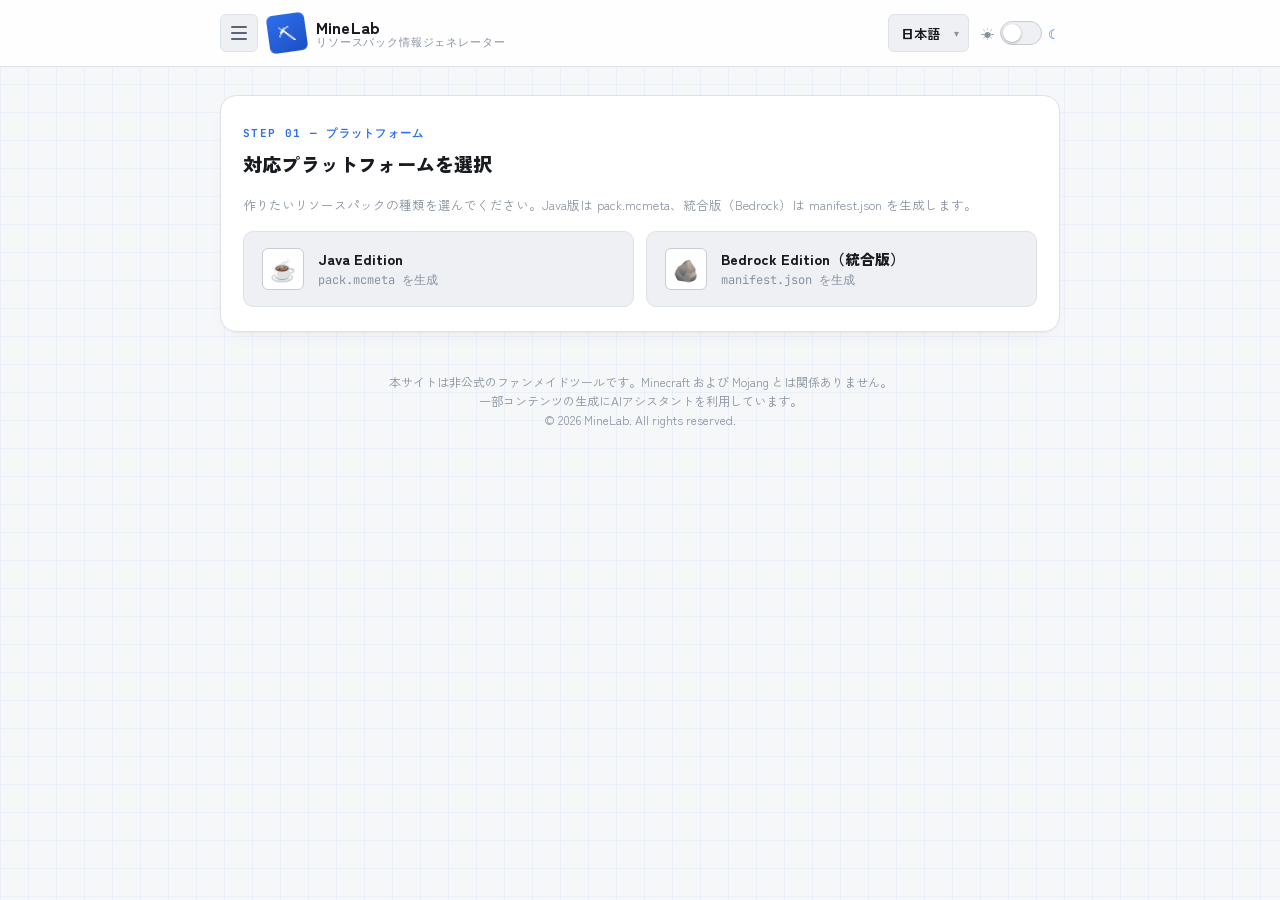
<file: Pack.html>
<!DOCTYPE html>
<html lang="ja">
<head>
<meta charset="UTF-8">
<meta name="viewport" content="width=device-width, initial-scale=1.0">
<title>MineLab | リソースパック情報ジェネレーター - pack.mcmeta / manifest.json</title>
<meta name="description" content="Minecraftのリソースパック用メタデータ（Java版のpack.mcmeta、統合版のmanifest.json）を、対応バージョンや説明文を選んで作成できるツールです。">
<link rel="icon" type="image/x-icon" href="favicon.ico">
<link rel="shortcut icon" href="favicon.ico">
<link rel="preconnect" href="https://fonts.googleapis.com">
<link rel="preconnect" href="https://fonts.gstatic.com" crossorigin>
<link href="https://fonts.googleapis.com/css2?family=JetBrains+Mono:wght@400;500;700;800&family=Zen+Kaku+Gothic+New:wght@400;500;700;900&display=swap" rel="stylesheet">
<link rel="stylesheet" href="css/style.css">
<link rel="stylesheet" href="css/pack.css">
</head>
<body>

<div class="bg-grid" aria-hidden="true"></div>

<header class="site-header">
  <div class="header-inner">
    <div class="header-left">
      <button
        id="nav-toggle"
        class="nav-toggle"
        type="button"
        aria-label="機能メニュー / Menu"
        aria-expanded="false"
        aria-controls="nav-menu"
      >
        <span class="hamburger-bar"></span>
        <span class="hamburger-bar"></span>
        <span class="hamburger-bar"></span>
      </button>
      <a class="brand" href="index.html" aria-label="MineLab ホームへ / Go to MineLab home">
        <span class="brand-mark" aria-hidden="true">⛏</span>
        <div class="brand-text">
          <span class="brand-title">MineLab</span>
          <span class="brand-sub" id="brand-feature-label" data-i18n="brand.tagline">リソースパック情報ジェネレーター</span>
        </div>
      </a>
    </div>
    <div class="header-actions">
      <div class="lang-select-wrap">
        <select id="lang-select" aria-label="言語切り替え / Language">
          <option value="ja">日本語</option>
          <option value="en">English</option>
        </select>
      </div>
      <label class="theme-switch" for="theme-switch">
        <span class="switch-icon switch-icon-sun" aria-hidden="true">☀</span>
        <span class="switch-track">
          <input type="checkbox" id="theme-switch" aria-label="ダークモード切り替え">
          <span class="switch-thumb"></span>
        </span>
        <span class="switch-icon switch-icon-moon" aria-hidden="true">☾</span>
      </label>
    </div>
  </div>

  <nav id="nav-menu" class="nav-menu" aria-label="機能メニュー" hidden>
    <ul id="nav-menu-list" class="nav-menu-list">
      <!-- populated by JS from the FEATURES list -->
    </ul>
  </nav>
</header>

<main class="layout">

  <!-- STEP 01 : PLATFORM -->
  <section class="panel" id="panel-platform" aria-labelledby="platform-heading">
    <div class="panel-head">
      <span class="panel-eyebrow" data-i18n="eyebrow.platform">STEP 01 — PLATFORM</span>
      <h2 id="platform-heading" data-i18n="heading.platform">対応プラットフォームを選択</h2>
    </div>
    <p class="pack-help" data-i18n="hint.platform">
      作りたいリソースパックの種類を選んでください。Java版は pack.mcmeta、統合版（Bedrock）は manifest.json を生成します。
    </p>
    <div class="platform-choice-row" id="platform-choice-row" role="radiogroup" aria-label="Platform">
      <button type="button" class="platform-card" id="platform-card-je" data-platform="je" role="radio" aria-checked="false">
        <span class="platform-card-icon" aria-hidden="true">☕</span>
        <span class="platform-card-body">
          <span class="platform-card-title" data-i18n="platform.je.title">Java Edition</span>
          <span class="platform-card-desc" data-i18n="platform.je.desc">pack.mcmeta を生成</span>
        </span>
        <span class="platform-card-check" aria-hidden="true">✓</span>
      </button>
      <button type="button" class="platform-card" id="platform-card-be" data-platform="be" role="radio" aria-checked="false">
        <span class="platform-card-icon" aria-hidden="true">🪨</span>
        <span class="platform-card-body">
          <span class="platform-card-title" data-i18n="platform.be.title">Bedrock Edition（統合版）</span>
          <span class="platform-card-desc" data-i18n="platform.be.desc">manifest.json を生成</span>
        </span>
        <span class="platform-card-check" aria-hidden="true">✓</span>
      </button>
    </div>
  </section>

  <!-- STEP 02 : JE INPUT -->
  <section class="panel" id="panel-je" aria-labelledby="je-heading" hidden>
    <div class="panel-head">
      <span class="panel-eyebrow" data-i18n="eyebrow.jeInput">STEP 02 — INPUT (Java Edition)</span>
      <h2 id="je-heading" data-i18n="heading.jeInput">pack.mcmeta の内容</h2>
    </div>

    <div class="field-group">
      <label class="field-label" for="je-version" data-i18n="label.jeVersion">対応するMinecraftのバージョン</label>
      <select id="je-version" class="pack-select"></select>
      <p class="field-hint" id="je-version-hint"></p>
    </div>

    <div class="field-group">
      <label class="field-label" for="je-description" data-i18n="label.description">説明文（description）</label>
      <textarea id="je-description" class="pack-input pack-textarea" rows="2" maxlength="200" placeholder="My Resource Pack" data-i18n-placeholder="placeholder.description"></textarea>
    </div>

    <div class="pack-editor-actions">
      <button id="je-generate" class="primary-btn" type="button" data-i18n="btn.generate">生成する</button>
    </div>
  </section>

  <!-- STEP 02 : BE INPUT -->
  <section class="panel" id="panel-be" aria-labelledby="be-heading" hidden>
    <div class="panel-head">
      <span class="panel-eyebrow" data-i18n="eyebrow.beInput">STEP 02 — INPUT (Bedrock Edition)</span>
      <h2 id="be-heading" data-i18n="heading.beInput">manifest.json の内容</h2>
    </div>

    <div class="field-group">
      <label class="field-label" for="be-name" data-i18n="label.packName">パック名（name）</label>
      <input type="text" id="be-name" class="pack-input" maxlength="100" placeholder="My Resource Pack" data-i18n-placeholder="placeholder.description">
    </div>

    <div class="field-group">
      <label class="field-label" for="be-description" data-i18n="label.description">説明文（description）</label>
      <textarea id="be-description" class="pack-input pack-textarea" rows="2" maxlength="200" placeholder="My Resource Pack" data-i18n-placeholder="placeholder.description"></textarea>
    </div>

    <div class="field-group">
      <label class="field-label" for="be-engine-version" data-i18n="label.beEngineVersion">対象とする最小のゲームバージョン（min_engine_version）</label>
      <select id="be-engine-version" class="pack-select"></select>
    </div>

    <div class="field-group">
      <span class="field-label" data-i18n="label.packVersion">パック自体のバージョン（Minecraftのバージョンとは別・自由に変更可）</span>
      <div class="version-triplet" id="be-pack-version">
        <input type="number" min="0" max="999" value="1" class="version-part" id="be-ver-major" aria-label="Major">
        <span class="version-dot">.</span>
        <input type="number" min="0" max="999" value="0" class="version-part" id="be-ver-minor" aria-label="Minor">
        <span class="version-dot">.</span>
        <input type="number" min="0" max="999" value="0" class="version-part" id="be-ver-patch" aria-label="Patch">
      </div>
    </div>

    <div class="field-group">
      <span class="field-label" data-i18n="label.headerUuid">ヘッダーUUID（header.uuid）</span>
      <div class="uuid-row">
        <input type="text" id="be-header-uuid" class="pack-input uuid-input" spellcheck="false" autocomplete="off" placeholder="00000000-0000-0000-0000-000000000000">
        <button type="button" class="ghost-btn uuid-gen-btn" data-target="be-header-uuid" data-i18n="btn.generateUuid">自動生成</button>
      </div>
    </div>

    <div class="field-group">
      <span class="field-label" data-i18n="label.moduleUuid">モジュールUUID（modules[].uuid）</span>
      <div class="uuid-row">
        <input type="text" id="be-module-uuid" class="pack-input uuid-input" spellcheck="false" autocomplete="off" placeholder="00000000-0000-0000-0000-000000000000">
        <button type="button" class="ghost-btn uuid-gen-btn" data-target="be-module-uuid" data-i18n="btn.generateUuid">自動生成</button>
      </div>
      <p class="field-hint" data-i18n="hint.uuid">2つのUUIDは別々の値にしてください。他のパックと被らないよう、公開する際は自動生成した値をそのまま使うことをおすすめします。</p>
    </div>

    <div class="pack-editor-actions">
      <button id="be-generate" class="primary-btn" type="button" data-i18n="btn.generate">生成する</button>
    </div>
  </section>

  <!-- STEP 03 : OUTPUT -->
  <section class="panel" id="panel-pack-output" aria-labelledby="pack-output-heading" hidden>
    <div class="panel-head">
      <span class="panel-eyebrow" data-i18n="eyebrow.packOutput">STEP 03 — OUTPUT</span>
      <h2 id="pack-output-heading" data-i18n="heading.packOutput">出力</h2>
    </div>

    <div class="output-block">
      <div class="output-block-head">
        <span class="output-block-title" id="pack-output-filename">pack.mcmeta</span>
        <div class="output-block-actions">
          <button class="ghost-btn copy-btn" type="button" data-copy-target="pack-output-json" data-i18n="btn.copy">コピー</button>
          <button class="ghost-btn" type="button" id="pack-download-btn" data-i18n="btn.download">ファイルとして保存</button>
        </div>
      </div>
      <pre class="output-box" id="pack-output-json"></pre>
      <p class="output-note" id="pack-output-note"></p>
    </div>
  </section>

  <footer class="site-footer">
    <p data-i18n="footer.disclaimer">
      本サイトは非公式のファンメイドツールです。Minecraft および Mojang とは関係ありません。<br>
      一部コンテンツの生成にAIアシスタントを利用しています。<br>
      © 2026 MineLab. All rights reserved.
    </p>
  </footer>

</main>

<script src="js/pack.js"></script>
</body>
</html>
</file>
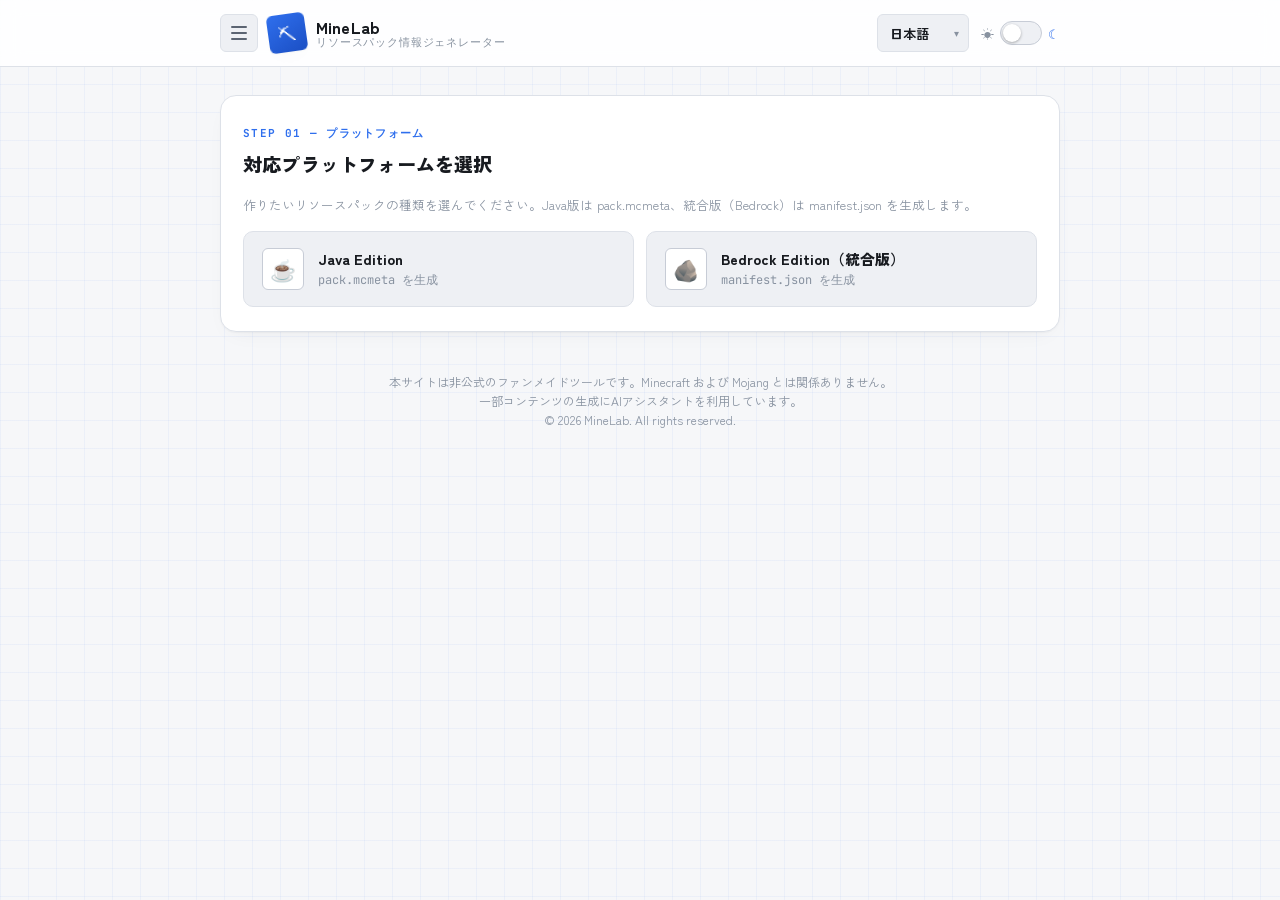
<file: pack.html>
<!DOCTYPE html>
<html lang="ja">
<head>
<meta charset="UTF-8">
<meta name="viewport" content="width=device-width, initial-scale=1.0">
<title>MineLab | リソースパック情報ジェネレーター - pack.mcmeta / manifest.json</title>
<meta name="description" content="Minecraftのリソースパック用メタデータ（Java版のpack.mcmeta、統合版のmanifest.json）を、対応バージョンや説明文を選んで作成できるツールです。">
<link rel="icon" type="image/x-icon" href="favicon.ico">
<link rel="shortcut icon" href="favicon.ico">
<link rel="preconnect" href="https://fonts.googleapis.com">
<link rel="preconnect" href="https://fonts.gstatic.com" crossorigin>
<link href="https://fonts.googleapis.com/css2?family=JetBrains+Mono:wght@400;500;700;800&family=Zen+Kaku+Gothic+New:wght@400;500;700;900&display=swap" rel="stylesheet">
<link rel="stylesheet" href="css/style.css">
<link rel="stylesheet" href="css/pack.css">
</head>
<body>

<div class="bg-grid" aria-hidden="true"></div>

<header class="site-header">
  <div class="header-inner">
    <div class="header-left">
      <button
        id="nav-toggle"
        class="nav-toggle"
        type="button"
        aria-label="機能メニュー / Menu"
        aria-expanded="false"
        aria-controls="nav-menu"
      >
        <span class="hamburger-bar"></span>
        <span class="hamburger-bar"></span>
        <span class="hamburger-bar"></span>
      </button>
      <a class="brand" href="index.html" aria-label="MineLab ホームへ / Go to MineLab home">
        <span class="brand-mark" aria-hidden="true">⛏</span>
        <div class="brand-text">
          <span class="brand-title">MineLab</span>
          <span class="brand-sub" id="brand-feature-label" data-i18n="brand.tagline">リソースパック情報ジェネレーター</span>
        </div>
      </a>
    </div>
    <div class="header-actions">
      <div class="lang-select-wrap">
        <select id="lang-select" aria-label="言語切り替え / Language">
          <option value="ja">日本語</option>
          <option value="en">English</option>
          <option value="zh-CN">简体中文</option>
          <option value="zh-TW">繁體中文</option>
        </select>
      </div>
      <label class="theme-switch" for="theme-switch">
        <span class="switch-icon switch-icon-sun" aria-hidden="true">☀</span>
        <span class="switch-track">
          <input type="checkbox" id="theme-switch" aria-label="ダークモード切り替え">
          <span class="switch-thumb"></span>
        </span>
        <span class="switch-icon switch-icon-moon" aria-hidden="true">☾</span>
      </label>
    </div>
  </div>

  <nav id="nav-menu" class="nav-menu" aria-label="機能メニュー" hidden>
    <ul id="nav-menu-list" class="nav-menu-list">
      <!-- populated by JS from the FEATURES list -->
    </ul>
  </nav>
</header>

<main class="layout">

  <!-- STEP 01 : PLATFORM -->
  <section class="panel" id="panel-platform" aria-labelledby="platform-heading">
    <div class="panel-head">
      <span class="panel-eyebrow" data-i18n="eyebrow.platform">STEP 01 — PLATFORM</span>
      <h2 id="platform-heading" data-i18n="heading.platform">対応プラットフォームを選択</h2>
    </div>
    <p class="pack-help" data-i18n="hint.platform">
      作りたいリソースパックの種類を選んでください。Java版は pack.mcmeta、統合版（Bedrock）は manifest.json を生成します。
    </p>
    <div class="platform-choice-row" id="platform-choice-row" role="radiogroup" aria-label="Platform">
      <button type="button" class="platform-card" id="platform-card-je" data-platform="je" role="radio" aria-checked="false">
        <span class="platform-card-icon" aria-hidden="true">☕</span>
        <span class="platform-card-body">
          <span class="platform-card-title" data-i18n="platform.je.title">Java Edition</span>
          <span class="platform-card-desc" data-i18n="platform.je.desc">pack.mcmeta を生成</span>
        </span>
        <span class="platform-card-check" aria-hidden="true">✓</span>
      </button>
      <button type="button" class="platform-card" id="platform-card-be" data-platform="be" role="radio" aria-checked="false">
        <span class="platform-card-icon" aria-hidden="true">🪨</span>
        <span class="platform-card-body">
          <span class="platform-card-title" data-i18n="platform.be.title">Bedrock Edition（統合版）</span>
          <span class="platform-card-desc" data-i18n="platform.be.desc">manifest.json を生成</span>
        </span>
        <span class="platform-card-check" aria-hidden="true">✓</span>
      </button>
    </div>
  </section>

  <!-- STEP 02 : JE INPUT -->
  <section class="panel" id="panel-je" aria-labelledby="je-heading" hidden>
    <div class="panel-head">
      <span class="panel-eyebrow" data-i18n="eyebrow.jeInput">STEP 02 — INPUT (Java Edition)</span>
      <h2 id="je-heading" data-i18n="heading.jeInput">pack.mcmeta の内容</h2>
    </div>

    <div class="field-group">
      <label class="field-label" for="je-version" data-i18n="label.jeVersion">対応するMinecraftのバージョン</label>
      <select id="je-version" class="pack-select"></select>
      <p class="field-hint" id="je-version-hint"></p>
    </div>

    <div class="field-group">
      <label class="field-label" for="je-description" data-i18n="label.description">説明文（description）</label>
      <textarea id="je-description" class="pack-input pack-textarea" rows="2" maxlength="200" placeholder="My Resource Pack" data-i18n-placeholder="placeholder.description"></textarea>
    </div>

    <div class="pack-editor-actions">
      <button id="je-generate" class="primary-btn" type="button" data-i18n="btn.generate">生成する</button>
    </div>
  </section>

  <!-- STEP 02 : BE INPUT -->
  <section class="panel" id="panel-be" aria-labelledby="be-heading" hidden>
    <div class="panel-head">
      <span class="panel-eyebrow" data-i18n="eyebrow.beInput">STEP 02 — INPUT (Bedrock Edition)</span>
      <h2 id="be-heading" data-i18n="heading.beInput">manifest.json の内容</h2>
    </div>

    <div class="field-group">
      <label class="field-label" for="be-name" data-i18n="label.packName">パック名（name）</label>
      <input type="text" id="be-name" class="pack-input" maxlength="100" placeholder="My Resource Pack" data-i18n-placeholder="placeholder.description">
    </div>

    <div class="field-group">
      <label class="field-label" for="be-description" data-i18n="label.description">説明文（description）</label>
      <textarea id="be-description" class="pack-input pack-textarea" rows="2" maxlength="200" placeholder="My Resource Pack" data-i18n-placeholder="placeholder.description"></textarea>
    </div>

    <div class="field-group">
      <label class="field-label" for="be-engine-version" data-i18n="label.beEngineVersion">対象とする最小のゲームバージョン（min_engine_version）</label>
      <select id="be-engine-version" class="pack-select"></select>
    </div>

    <div class="field-group">
      <span class="field-label" data-i18n="label.packVersion">パック自体のバージョン（Minecraftのバージョンとは別・自由に変更可）</span>
      <div class="version-triplet" id="be-pack-version">
        <input type="number" min="0" max="999" value="1" class="version-part" id="be-ver-major" aria-label="Major">
        <span class="version-dot">.</span>
        <input type="number" min="0" max="999" value="0" class="version-part" id="be-ver-minor" aria-label="Minor">
        <span class="version-dot">.</span>
        <input type="number" min="0" max="999" value="0" class="version-part" id="be-ver-patch" aria-label="Patch">
      </div>
    </div>

    <div class="field-group">
      <span class="field-label" data-i18n="label.headerUuid">ヘッダーUUID（header.uuid）</span>
      <div class="uuid-row">
        <input type="text" id="be-header-uuid" class="pack-input uuid-input" spellcheck="false" autocomplete="off" placeholder="00000000-0000-0000-0000-000000000000">
        <button type="button" class="ghost-btn uuid-gen-btn" data-target="be-header-uuid" data-i18n="btn.generateUuid">自動生成</button>
      </div>
    </div>

    <div class="field-group">
      <span class="field-label" data-i18n="label.moduleUuid">モジュールUUID（modules[].uuid）</span>
      <div class="uuid-row">
        <input type="text" id="be-module-uuid" class="pack-input uuid-input" spellcheck="false" autocomplete="off" placeholder="00000000-0000-0000-0000-000000000000">
        <button type="button" class="ghost-btn uuid-gen-btn" data-target="be-module-uuid" data-i18n="btn.generateUuid">自動生成</button>
      </div>
      <p class="field-hint" data-i18n="hint.uuid">2つのUUIDは別々の値にしてください。他のパックと被らないよう、公開する際は自動生成した値をそのまま使うことをおすすめします。</p>
    </div>

    <div class="pack-editor-actions">
      <button id="be-generate" class="primary-btn" type="button" data-i18n="btn.generate">生成する</button>
    </div>
  </section>

  <!-- STEP 03 : OUTPUT -->
  <section class="panel" id="panel-pack-output" aria-labelledby="pack-output-heading" hidden>
    <div class="panel-head">
      <span class="panel-eyebrow" data-i18n="eyebrow.packOutput">STEP 03 — OUTPUT</span>
      <h2 id="pack-output-heading" data-i18n="heading.packOutput">出力</h2>
    </div>

    <div class="output-block">
      <div class="output-block-head">
        <span class="output-block-title" id="pack-output-filename">pack.mcmeta</span>
        <div class="output-block-actions">
          <button class="ghost-btn copy-btn" type="button" data-copy-target="pack-output-json" data-i18n="btn.copy">コピー</button>
          <button class="ghost-btn" type="button" id="pack-download-btn" data-i18n="btn.download">ファイルとして保存</button>
        </div>
      </div>
      <pre class="output-box" id="pack-output-json"></pre>
      <p class="output-note" id="pack-output-note"></p>
    </div>
  </section>

  <footer class="site-footer">
    <p data-i18n="footer.disclaimer">
      本サイトは非公式のファンメイドツールです。Minecraft および Mojang とは関係ありません。<br>
      一部コンテンツの生成にAIアシスタントを利用しています。<br>
      © 2026 MineLab. All rights reserved.
    </p>
  </footer>

</main>

<script src="js/pack.js"></script>
</body>
</html>
</file>
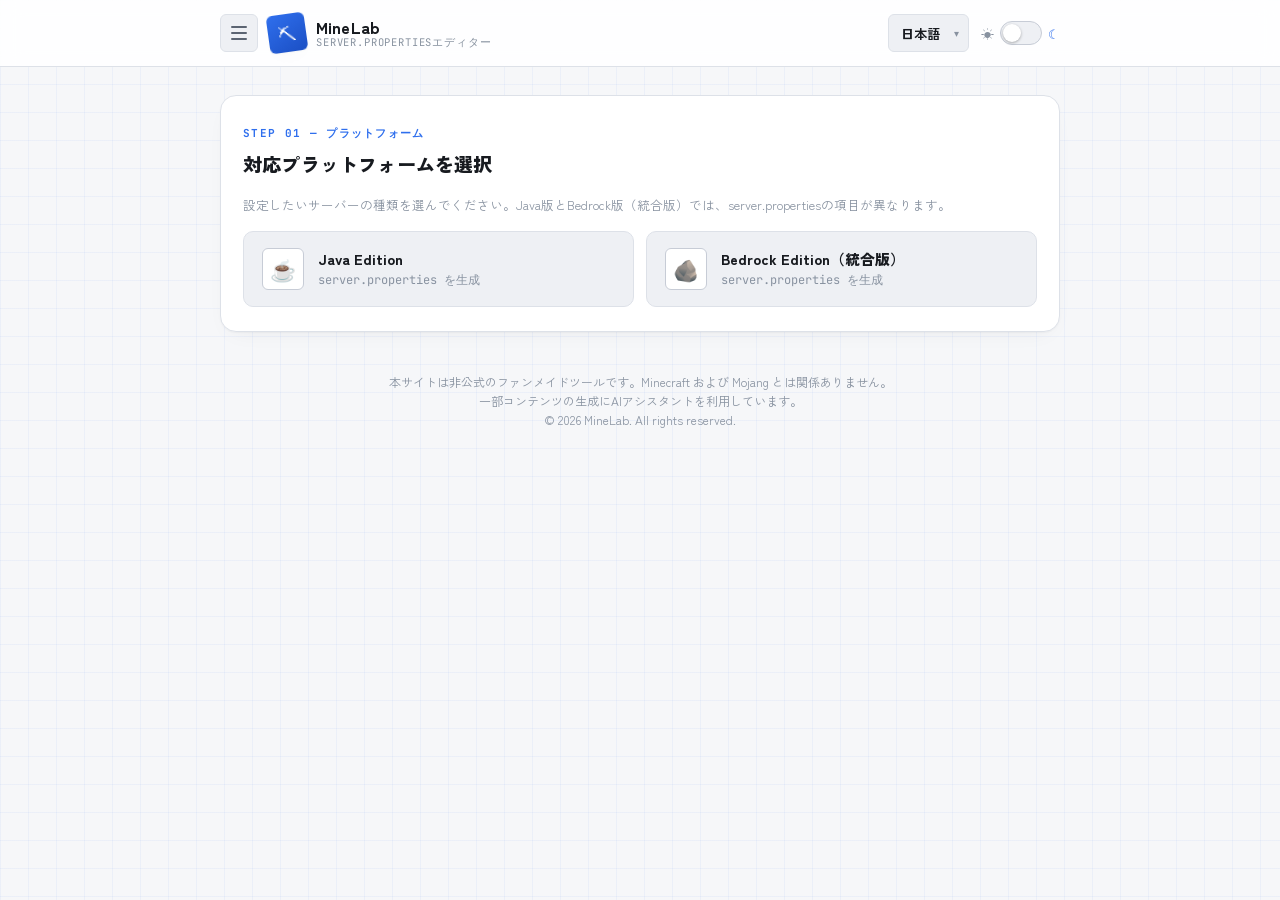
<file: Properties.html>
<!DOCTYPE html>
<html lang="ja">
<head>
<meta charset="UTF-8">
<meta name="viewport" content="width=device-width, initial-scale=1.0">
<title>MineLab | server.properties エディター - サーバー設定ファイル作成</title>
<meta name="description" content="Minecraftサーバーのserver.propertiesを、Java版・統合版（Bedrock）どちらもフォームから簡単に作成できるツールです。トグルスイッチやプルダウンでポチポチ設定できます。">
<link rel="icon" type="image/x-icon" href="favicon.ico">
<link rel="shortcut icon" href="favicon.ico">
<link rel="preconnect" href="https://fonts.googleapis.com">
<link rel="preconnect" href="https://fonts.gstatic.com" crossorigin>
<link href="https://fonts.googleapis.com/css2?family=JetBrains+Mono:wght@400;500;700;800&family=Zen+Kaku+Gothic+New:wght@400;500;700;900&display=swap" rel="stylesheet">
<link rel="stylesheet" href="css/style.css">
<link rel="stylesheet" href="css/properties.css">
</head>
<body>

<div class="bg-grid" aria-hidden="true"></div>

<header class="site-header">
  <div class="header-inner">
    <div class="header-left">
      <button
        id="nav-toggle"
        class="nav-toggle"
        type="button"
        aria-label="機能メニュー / Menu"
        aria-expanded="false"
        aria-controls="nav-menu"
      >
        <span class="hamburger-bar"></span>
        <span class="hamburger-bar"></span>
        <span class="hamburger-bar"></span>
      </button>
      <a class="brand" href="index.html" aria-label="MineLab ホームへ / Go to MineLab home">
        <span class="brand-mark" aria-hidden="true">⛏</span>
        <div class="brand-text">
          <span class="brand-title">MineLab</span>
          <span class="brand-sub" id="brand-feature-label" data-i18n="brand.tagline">server.propertiesエディター</span>
        </div>
      </a>
    </div>
    <div class="header-actions">
      <div class="lang-select-wrap">
        <select id="lang-select" aria-label="言語切り替え / Language">
          <option value="ja">日本語</option>
          <option value="en">English</option>
        </select>
      </div>
      <label class="theme-switch" for="theme-switch">
        <span class="switch-icon switch-icon-sun" aria-hidden="true">☀</span>
        <span class="switch-track">
          <input type="checkbox" id="theme-switch" aria-label="ダークモード切り替え">
          <span class="switch-thumb"></span>
        </span>
        <span class="switch-icon switch-icon-moon" aria-hidden="true">☾</span>
      </label>
    </div>
  </div>

  <nav id="nav-menu" class="nav-menu" aria-label="機能メニュー" hidden>
    <ul id="nav-menu-list" class="nav-menu-list">
      <!-- populated by JS from the FEATURES list -->
    </ul>
  </nav>
</header>

<main class="layout">

  <!-- STEP 01 : PLATFORM -->
  <section class="panel" id="panel-platform" aria-labelledby="platform-heading">
    <div class="panel-head">
      <span class="panel-eyebrow" data-i18n="eyebrow.platform">STEP 01 — PLATFORM</span>
      <h2 id="platform-heading" data-i18n="heading.platform">対応プラットフォームを選択</h2>
    </div>
    <p class="prop-help" data-i18n="hint.platform">
      設定したいサーバーの種類を選んでください。Java版とBedrock版（統合版）では、server.propertiesの項目が異なります。
    </p>
    <div class="platform-choice-row" id="platform-choice-row" role="radiogroup" aria-label="Platform">
      <button type="button" class="platform-card" id="platform-card-je" data-platform="je" role="radio" aria-checked="false">
        <span class="platform-card-icon" aria-hidden="true">☕</span>
        <span class="platform-card-body">
          <span class="platform-card-title" data-i18n="platform.je.title">Java Edition</span>
          <span class="platform-card-desc" data-i18n="platform.je.desc">server.properties を生成</span>
        </span>
        <span class="platform-card-check" aria-hidden="true">✓</span>
      </button>
      <button type="button" class="platform-card" id="platform-card-be" data-platform="be" role="radio" aria-checked="false">
        <span class="platform-card-icon" aria-hidden="true">🪨</span>
        <span class="platform-card-body">
          <span class="platform-card-title" data-i18n="platform.be.title">Bedrock Edition（統合版）</span>
          <span class="platform-card-desc" data-i18n="platform.be.desc">server.properties を生成</span>
        </span>
        <span class="platform-card-check" aria-hidden="true">✓</span>
      </button>
    </div>
  </section>

  <!-- STEP 02 : JE INPUT -->
  <section class="panel" id="panel-je" aria-labelledby="je-heading" hidden>
    <div class="panel-head">
      <span class="panel-eyebrow" data-i18n="eyebrow.jeInput">STEP 02 — INPUT (Java Edition)</span>
      <h2 id="je-heading" data-i18n="heading.jeInput">server.properties の内容（Java Edition）</h2>
    </div>
    <p class="prop-help" data-i18n="hint.jeInput">
      よく使う設定項目をまとめています。迷ったら初期値のままで問題ありません。
    </p>
    <div id="je-sections"><!-- populated by JS --></div>
    <div class="pack-editor-actions">
      <button id="je-generate" class="primary-btn" type="button" data-i18n="btn.generate">生成する</button>
    </div>
  </section>

  <!-- STEP 02 : BE INPUT -->
  <section class="panel" id="panel-be" aria-labelledby="be-heading" hidden>
    <div class="panel-head">
      <span class="panel-eyebrow" data-i18n="eyebrow.beInput">STEP 02 — INPUT (Bedrock Edition)</span>
      <h2 id="be-heading" data-i18n="heading.beInput">server.properties の内容（Bedrock Edition）</h2>
    </div>
    <p class="prop-help" data-i18n="hint.beInput">
      よく使う設定項目をまとめています。迷ったら初期値のままで問題ありません。
    </p>
    <div id="be-sections"><!-- populated by JS --></div>
    <div class="pack-editor-actions">
      <button id="be-generate" class="primary-btn" type="button" data-i18n="btn.generate">生成する</button>
    </div>
  </section>

  <!-- STEP 03 : OUTPUT -->
  <section class="panel" id="panel-prop-output" aria-labelledby="prop-output-heading" hidden>
    <div class="panel-head">
      <span class="panel-eyebrow" data-i18n="eyebrow.propOutput">STEP 03 — OUTPUT</span>
      <h2 id="prop-output-heading" data-i18n="heading.propOutput">出力</h2>
    </div>

    <div class="output-block">
      <div class="output-block-head">
        <span class="output-block-title">server.properties</span>
        <div class="output-block-actions">
          <button class="ghost-btn copy-btn" type="button" data-copy-target="prop-output-text" data-i18n="btn.copy">コピー</button>
          <button class="ghost-btn" type="button" id="prop-download-btn" data-i18n="btn.download">ファイルとして保存</button>
        </div>
      </div>
      <pre class="output-box" id="prop-output-text"></pre>
      <p class="output-note" id="prop-output-note" data-i18n="note.output"></p>
    </div>
  </section>

  <footer class="site-footer">
    <p data-i18n="footer.disclaimer">
      本サイトは非公式のファンメイドツールです。Minecraft および Mojang とは関係ありません。<br>
      一部コンテンツの生成にAIアシスタントを利用しています。<br>
      © 2026 MineLab. All rights reserved.
    </p>
  </footer>

</main>

<script src="js/properties.js"></script>
</body>
</html>
</file>
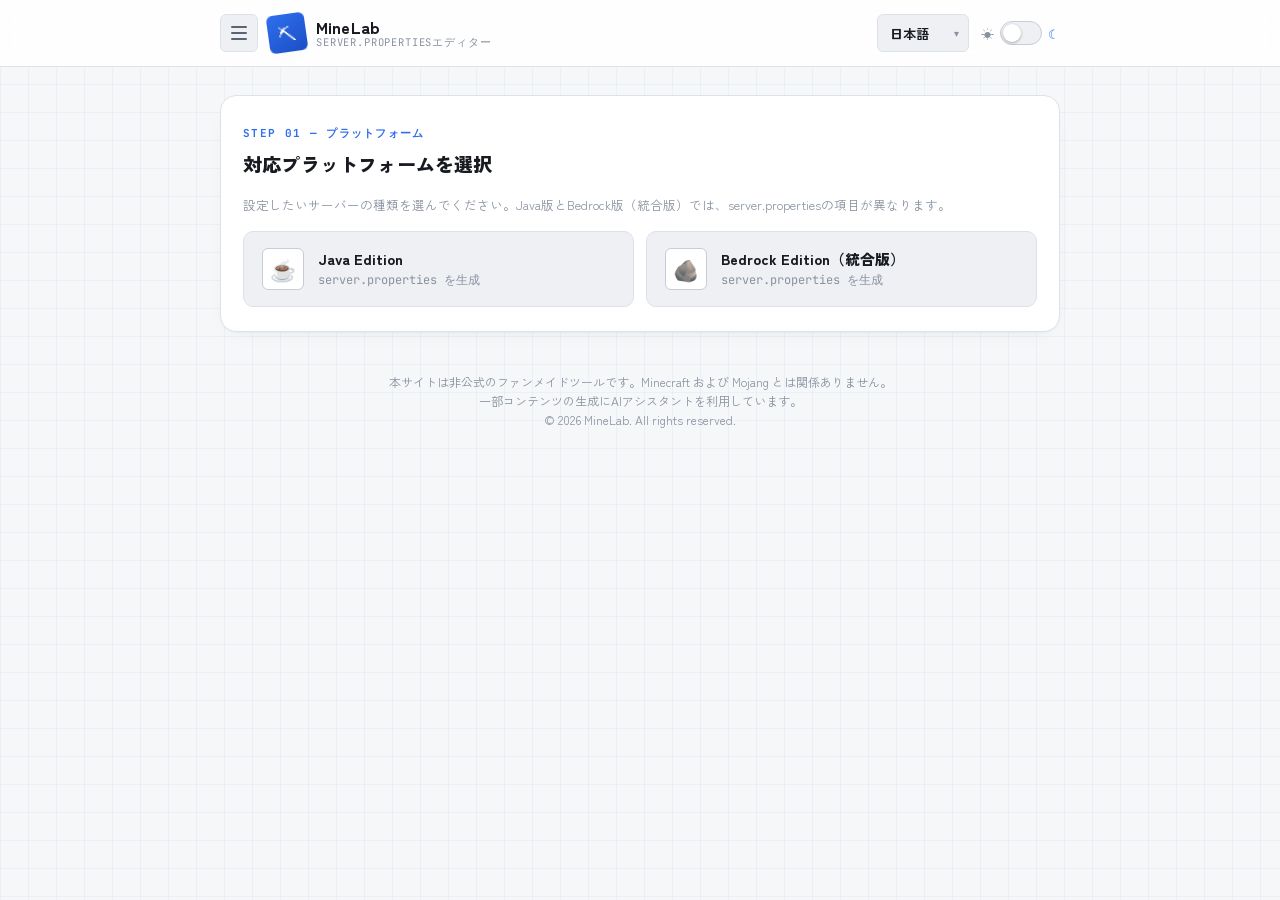
<file: properties.html>
<!DOCTYPE html>
<html lang="ja">
<head>
<meta charset="UTF-8">
<meta name="viewport" content="width=device-width, initial-scale=1.0">
<title>MineLab | server.properties エディター - サーバー設定ファイル作成</title>
<meta name="description" content="Minecraftサーバーのserver.propertiesを、Java版・統合版（Bedrock）どちらもフォームから簡単に作成できるツールです。トグルスイッチやプルダウンでポチポチ設定できます。">
<link rel="icon" type="image/x-icon" href="favicon.ico">
<link rel="shortcut icon" href="favicon.ico">
<link rel="preconnect" href="https://fonts.googleapis.com">
<link rel="preconnect" href="https://fonts.gstatic.com" crossorigin>
<link href="https://fonts.googleapis.com/css2?family=JetBrains+Mono:wght@400;500;700;800&family=Zen+Kaku+Gothic+New:wght@400;500;700;900&display=swap" rel="stylesheet">
<link rel="stylesheet" href="css/style.css">
<link rel="stylesheet" href="css/properties.css">
</head>
<body>

<div class="bg-grid" aria-hidden="true"></div>

<header class="site-header">
  <div class="header-inner">
    <div class="header-left">
      <button
        id="nav-toggle"
        class="nav-toggle"
        type="button"
        aria-label="機能メニュー / Menu"
        aria-expanded="false"
        aria-controls="nav-menu"
      >
        <span class="hamburger-bar"></span>
        <span class="hamburger-bar"></span>
        <span class="hamburger-bar"></span>
      </button>
      <a class="brand" href="index.html" aria-label="MineLab ホームへ / Go to MineLab home">
        <span class="brand-mark" aria-hidden="true">⛏</span>
        <div class="brand-text">
          <span class="brand-title">MineLab</span>
          <span class="brand-sub" id="brand-feature-label" data-i18n="brand.tagline">server.propertiesエディター</span>
        </div>
      </a>
    </div>
    <div class="header-actions">
      <div class="lang-select-wrap">
        <select id="lang-select" aria-label="言語切り替え / Language">
          <option value="ja">日本語</option>
          <option value="en">English</option>
          <option value="zh-CN">简体中文</option>
          <option value="zh-TW">繁體中文</option>
        </select>
      </div>
      <label class="theme-switch" for="theme-switch">
        <span class="switch-icon switch-icon-sun" aria-hidden="true">☀</span>
        <span class="switch-track">
          <input type="checkbox" id="theme-switch" aria-label="ダークモード切り替え">
          <span class="switch-thumb"></span>
        </span>
        <span class="switch-icon switch-icon-moon" aria-hidden="true">☾</span>
      </label>
    </div>
  </div>

  <nav id="nav-menu" class="nav-menu" aria-label="機能メニュー" hidden>
    <ul id="nav-menu-list" class="nav-menu-list">
      <!-- populated by JS from the FEATURES list -->
    </ul>
  </nav>
</header>

<main class="layout">

  <!-- STEP 01 : PLATFORM -->
  <section class="panel" id="panel-platform" aria-labelledby="platform-heading">
    <div class="panel-head">
      <span class="panel-eyebrow" data-i18n="eyebrow.platform">STEP 01 — PLATFORM</span>
      <h2 id="platform-heading" data-i18n="heading.platform">対応プラットフォームを選択</h2>
    </div>
    <p class="prop-help" data-i18n="hint.platform">
      設定したいサーバーの種類を選んでください。Java版とBedrock版（統合版）では、server.propertiesの項目が異なります。
    </p>
    <div class="platform-choice-row" id="platform-choice-row" role="radiogroup" aria-label="Platform">
      <button type="button" class="platform-card" id="platform-card-je" data-platform="je" role="radio" aria-checked="false">
        <span class="platform-card-icon" aria-hidden="true">☕</span>
        <span class="platform-card-body">
          <span class="platform-card-title" data-i18n="platform.je.title">Java Edition</span>
          <span class="platform-card-desc" data-i18n="platform.je.desc">server.properties を生成</span>
        </span>
        <span class="platform-card-check" aria-hidden="true">✓</span>
      </button>
      <button type="button" class="platform-card" id="platform-card-be" data-platform="be" role="radio" aria-checked="false">
        <span class="platform-card-icon" aria-hidden="true">🪨</span>
        <span class="platform-card-body">
          <span class="platform-card-title" data-i18n="platform.be.title">Bedrock Edition（統合版）</span>
          <span class="platform-card-desc" data-i18n="platform.be.desc">server.properties を生成</span>
        </span>
        <span class="platform-card-check" aria-hidden="true">✓</span>
      </button>
    </div>
  </section>

  <!-- STEP 02 : JE INPUT -->
  <section class="panel" id="panel-je" aria-labelledby="je-heading" hidden>
    <div class="panel-head">
      <span class="panel-eyebrow" data-i18n="eyebrow.jeInput">STEP 02 — INPUT (Java Edition)</span>
      <h2 id="je-heading" data-i18n="heading.jeInput">server.properties の内容（Java Edition）</h2>
    </div>
    <p class="prop-help" data-i18n="hint.jeInput">
      よく使う設定項目をまとめています。迷ったら初期値のままで問題ありません。
    </p>
    <div id="je-sections"><!-- populated by JS --></div>
    <div class="pack-editor-actions">
      <button id="je-generate" class="primary-btn" type="button" data-i18n="btn.generate">生成する</button>
    </div>
  </section>

  <!-- STEP 02 : BE INPUT -->
  <section class="panel" id="panel-be" aria-labelledby="be-heading" hidden>
    <div class="panel-head">
      <span class="panel-eyebrow" data-i18n="eyebrow.beInput">STEP 02 — INPUT (Bedrock Edition)</span>
      <h2 id="be-heading" data-i18n="heading.beInput">server.properties の内容（Bedrock Edition）</h2>
    </div>
    <p class="prop-help" data-i18n="hint.beInput">
      よく使う設定項目をまとめています。迷ったら初期値のままで問題ありません。
    </p>
    <div id="be-sections"><!-- populated by JS --></div>
    <div class="pack-editor-actions">
      <button id="be-generate" class="primary-btn" type="button" data-i18n="btn.generate">生成する</button>
    </div>
  </section>

  <!-- STEP 03 : OUTPUT -->
  <section class="panel" id="panel-prop-output" aria-labelledby="prop-output-heading" hidden>
    <div class="panel-head">
      <span class="panel-eyebrow" data-i18n="eyebrow.propOutput">STEP 03 — OUTPUT</span>
      <h2 id="prop-output-heading" data-i18n="heading.propOutput">出力</h2>
    </div>

    <div class="output-block">
      <div class="output-block-head">
        <span class="output-block-title">server.properties</span>
        <div class="output-block-actions">
          <button class="ghost-btn copy-btn" type="button" data-copy-target="prop-output-text" data-i18n="btn.copy">コピー</button>
          <button class="ghost-btn" type="button" id="prop-download-btn" data-i18n="btn.download">ファイルとして保存</button>
        </div>
      </div>
      <pre class="output-box" id="prop-output-text"></pre>
      <p class="output-note" id="prop-output-note" data-i18n="note.output"></p>
    </div>
  </section>

  <footer class="site-footer">
    <p data-i18n="footer.disclaimer">
      本サイトは非公式のファンメイドツールです。Minecraft および Mojang とは関係ありません。<br>
      一部コンテンツの生成にAIアシスタントを利用しています。<br>
      © 2026 MineLab. All rights reserved.
    </p>
  </footer>

</main>

<script src="js/properties.js"></script>
</body>
</html>
</file>
<file: css/style.css>
/* =========================================================
   Tokens
   ========================================================= */
:root {
  --bg: #f6f7f9;
  --bg-grid-line: rgba(47, 111, 237, 0.05);
  --panel: #ffffff;
  --card: #eef0f4;
  --card-hover: #e4e8ef;
  --border: #dde1e8;
  --border-strong: #c7ccd6;
  --text: #171a1f;
  --text-muted: #5b6472;
  --text-faint: #8892a0;
  --accent: #2f6fed;
  --accent-strong: #1b4fc4;
  --accent-soft: rgba(47, 111, 237, 0.12);
  --redstone: #d1373b;
  --redstone-soft: rgba(209, 55, 59, 0.12);
  --green: #2f9e5b;
  --green-soft: rgba(47, 158, 91, 0.12);
  --slot-bg: #f8f9fb;
  --slot-border: #c6cbd4;
  --slot-border-dark: #9aa1ad;
  --radius-lg: 16px;
  --radius-md: 10px;
  --radius-sm: 6px;
  --shadow-card: 0 1px 2px rgba(20, 24, 32, 0.04), 0 8px 24px -12px rgba(20, 24, 32, 0.08);
  --font-display: 'Zen Kaku Gothic New', 'Hiragino Sans', 'Yu Gothic', sans-serif;
  --font-mono: 'JetBrains Mono', ui-monospace, SFMono-Regular, Menlo, monospace;
}

html[data-theme="dark"] {
  --bg: #0e1014;
  --bg-grid-line: rgba(94, 140, 255, 0.06);
  --panel: #161a21;
  --card: #1c2129;
  --card-hover: #232935;
  --border: #2a3039;
  --border-strong: #3a4150;
  --text: #eceef2;
  --text-muted: #9aa3b2;
  --text-faint: #6b7383;
  --accent: #6f9bff;
  --accent-strong: #91b3ff;
  --accent-soft: rgba(111, 155, 255, 0.16);
  --redstone: #ff6b6f;
  --redstone-soft: rgba(255, 107, 111, 0.16);
  --green: #4fce85;
  --green-soft: rgba(79, 206, 133, 0.14);
  --slot-bg: #11141a;
  --slot-border: #343b47;
  --slot-border-dark: #21262f;
  --shadow-card: 0 1px 2px rgba(0, 0, 0, 0.3), 0 12px 28px -14px rgba(0, 0, 0, 0.55);
}

* { box-sizing: border-box; }

html, body {
  margin: 0;
  padding: 0;
}

body {
  background: var(--bg);
  color: var(--text);
  font-family: var(--font-display);
  line-height: 1.6;
  -webkit-font-smoothing: antialiased;
  transition: background 0.25s ease, color 0.25s ease;
}

.bg-grid {
  position: fixed;
  inset: 0;
  z-index: -1;
  background-image:
    linear-gradient(var(--bg-grid-line) 1px, transparent 1px),
    linear-gradient(90deg, var(--bg-grid-line) 1px, transparent 1px);
  background-size: 28px 28px;
  pointer-events: none;
}

a { color: var(--accent); }

button { font-family: inherit; }

:focus-visible {
  outline: 2px solid var(--accent);
  outline-offset: 2px;
  border-radius: 4px;
}

/* =========================================================
   Header
   ========================================================= */
.site-header {
  position: sticky;
  top: 0;
  z-index: 20;
  background: color-mix(in srgb, var(--panel) 88%, transparent);
  backdrop-filter: blur(10px);
  border-bottom: 1px solid var(--border);
}

.header-inner {
  max-width: 880px;
  margin: 0 auto;
  padding: 14px 20px;
  display: flex;
  align-items: center;
  justify-content: space-between;
  gap: 12px;
}

.header-left { display: flex; align-items: center; gap: 10px; }

/* --- hamburger menu toggle --- */
.nav-toggle {
  width: 38px;
  height: 38px;
  flex-shrink: 0;
  display: flex;
  flex-direction: column;
  align-items: center;
  justify-content: center;
  gap: 4px;
  background: var(--card);
  border: 1px solid var(--border);
  border-radius: var(--radius-sm);
  cursor: pointer;
  transition: background 0.15s ease, border-color 0.15s ease;
}
.nav-toggle:hover { background: var(--card-hover); border-color: var(--border-strong); }
.hamburger-bar {
  width: 16px;
  height: 2px;
  border-radius: 2px;
  background: var(--text-muted);
  transition: transform 0.2s ease, opacity 0.2s ease;
}
.nav-toggle[aria-expanded="true"] .hamburger-bar:nth-child(1) { transform: translateY(6px) rotate(45deg); }
.nav-toggle[aria-expanded="true"] .hamburger-bar:nth-child(2) { opacity: 0; }
.nav-toggle[aria-expanded="true"] .hamburger-bar:nth-child(3) { transform: translateY(-6px) rotate(-45deg); }

/* --- feature-switcher dropdown --- */
.nav-menu {
  position: absolute;
  top: 100%;
  left: 20px;
  margin-top: 8px;
  width: 260px;
  max-width: calc(100vw - 40px);
  background: var(--panel);
  border: 1px solid var(--border);
  border-radius: var(--radius-md);
  box-shadow: var(--shadow-card);
  padding: 8px;
  z-index: 30;
}

.nav-menu-list {
  list-style: none;
  margin: 0;
  padding: 0;
  display: flex;
  flex-direction: column;
  gap: 4px;
}

.nav-menu-item {
  width: 100%;
  display: flex;
  align-items: center;
  gap: 10px;
  padding: 8px 10px;
  border-radius: var(--radius-sm);
  border: 1px solid transparent;
  background: transparent;
  color: var(--text);
  cursor: pointer;
  text-align: left;
  transition: background 0.15s ease, border-color 0.15s ease;
}
.nav-menu-item:hover { background: var(--card); }
.nav-menu-item.active { background: var(--accent-soft); border-color: var(--accent); }

.nav-menu-icon {
  width: 28px;
  height: 28px;
  flex-shrink: 0;
  display: grid;
  place-items: center;
  background: var(--card);
  border-radius: var(--radius-sm);
  font-size: 14px;
}

.nav-menu-text { display: flex; flex-direction: column; line-height: 1.25; min-width: 0; }
.nav-menu-name { font-weight: 700; font-size: 13px; }
.nav-menu-tagline {
  font-family: var(--font-mono);
  font-size: 10px;
  letter-spacing: 0.06em;
  color: var(--text-faint);
  text-transform: uppercase;
}
.nav-menu-check { margin-left: auto; color: var(--accent); font-weight: 800; flex-shrink: 0; }

.nav-menu-empty-hint {
  padding: 10px;
  font-size: 11.5px;
  color: var(--text-faint);
  line-height: 1.5;
}

.brand {
  display: flex;
  align-items: center;
  gap: 10px;
  color: inherit;
  text-decoration: none;
  cursor: pointer;
}
.brand:hover .brand-title { color: var(--accent); }

.brand-mark {
  width: 38px;
  height: 38px;
  display: grid;
  place-items: center;
  background: linear-gradient(150deg, var(--accent), var(--accent-strong));
  color: white;
  border-radius: var(--radius-sm);
  font-size: 18px;
  box-shadow: var(--shadow-card);
  transform: rotate(-8deg);
}

.brand-text { display: flex; flex-direction: column; line-height: 1.15; }

.brand-title {
  font-weight: 800;
  font-size: 16px;
  letter-spacing: 0.01em;
}

.brand-sub {
  font-family: var(--font-mono);
  font-size: 10.5px;
  letter-spacing: 0.08em;
  color: var(--text-faint);
  text-transform: uppercase;
}

.header-actions { display: flex; align-items: center; gap: 12px; }

/* --- language dropdown --- */
.lang-select-wrap { position: relative; }
.lang-select-wrap::after {
  content: "▾";
  position: absolute;
  right: 10px;
  top: 50%;
  transform: translateY(-50%);
  font-size: 10px;
  color: var(--text-faint);
  pointer-events: none;
}
#lang-select {
  appearance: none;
  -webkit-appearance: none;
  height: 38px;
  padding: 0 26px 0 12px;
  border-radius: var(--radius-sm);
  border: 1px solid var(--border);
  background: var(--card);
  color: var(--text);
  font-family: var(--font-display);
  font-weight: 700;
  font-size: 13px;
  cursor: pointer;
  transition: background 0.15s ease, border-color 0.15s ease;
}
#lang-select:hover { background: var(--card-hover); border-color: var(--border-strong); }

/* --- dark/light toggle switch --- */
.theme-switch {
  display: flex;
  align-items: center;
  gap: 6px;
  cursor: pointer;
  user-select: none;
}
.switch-icon { font-size: 13px; color: var(--text-faint); line-height: 1; }
.switch-icon-moon { color: var(--accent); }

.switch-track {
  position: relative;
  width: 42px;
  height: 24px;
  border-radius: 999px;
  background: var(--card);
  border: 1px solid var(--border-strong);
  transition: background 0.2s ease;
  display: inline-block;
}
.switch-track input {
  position: absolute;
  inset: 0;
  opacity: 0;
  margin: 0;
  cursor: pointer;
}
.switch-thumb {
  position: absolute;
  top: 2px;
  left: 2px;
  width: 18px;
  height: 18px;
  border-radius: 50%;
  background: var(--panel);
  box-shadow: 0 1px 3px rgba(0,0,0,0.3);
  transition: transform 0.2s ease, background 0.2s ease;
}
.switch-track input:checked ~ .switch-thumb {
  transform: translateX(18px);
  background: var(--accent);
}
.switch-track input:checked {
  /* track color shift handled below via sibling selector on track itself is not possible for background,
     so we toggle via JS class on .theme-switch instead */
}
.theme-switch.is-dark .switch-track { background: var(--accent-soft); border-color: var(--accent); }

/* =========================================================
   Layout / panels
   ========================================================= */
.layout {
  max-width: 880px;
  margin: 0 auto;
  padding: 28px 20px 80px;
  display: flex;
  flex-direction: column;
  gap: 20px;
}

.panel {
  background: var(--panel);
  border: 1px solid var(--border);
  border-radius: var(--radius-lg);
  padding: 22px 22px 24px;
  box-shadow: var(--shadow-card);
}

.panel-head { margin-bottom: 16px; }

.panel-head-row {
  display: flex;
  align-items: flex-end;
  justify-content: space-between;
  flex-wrap: wrap;
  gap: 10px;
}

.panel-eyebrow {
  display: inline-block;
  font-family: var(--font-mono);
  font-size: 11px;
  font-weight: 700;
  letter-spacing: 0.12em;
  color: var(--accent);
  margin-bottom: 6px;
}

.panel h2 {
  margin: 0;
  font-size: 19px;
  font-weight: 800;
  letter-spacing: 0.01em;
}

.detail-controls { display: flex; gap: 8px; }

.ghost-btn {
  border: 1px solid var(--border-strong);
  background: transparent;
  color: var(--text-muted);
  font-size: 12.5px;
  font-weight: 700;
  padding: 7px 12px;
  border-radius: 999px;
  cursor: pointer;
  transition: background 0.15s ease, color 0.15s ease, border-color 0.15s ease;
}
.ghost-btn:hover { background: var(--card); color: var(--text); border-color: var(--accent); }

.ghost-btn-danger { color: var(--redstone); border-color: var(--redstone-soft); }
.ghost-btn-danger:hover { background: var(--redstone-soft); color: var(--redstone); border-color: var(--redstone); }

/* =========================================================
   Search
   ========================================================= */
.search-wrap { position: relative; margin-bottom: 14px; }

.search-icon {
  position: absolute;
  left: 14px;
  top: 50%;
  transform: translateY(-50%);
  font-size: 15px;
  opacity: 0.6;
}

.search-input {
  width: 100%;
  padding: 12px 14px 12px 40px;
  border-radius: var(--radius-md);
  border: 1.5px solid var(--border);
  background: var(--card);
  color: var(--text);
  font-size: 14.5px;
  font-family: var(--font-display);
  transition: border-color 0.15s ease, background 0.15s ease;
}
.search-input::placeholder { color: var(--text-faint); }
.search-input:focus {
  outline: none;
  border-color: var(--accent);
  background: var(--panel);
}

.search-results {
  position: absolute;
  top: calc(100% + 6px);
  left: 0;
  right: 0;
  background: var(--panel);
  border: 1px solid var(--border);
  border-radius: var(--radius-md);
  box-shadow: var(--shadow-card);
  max-height: 320px;
  overflow-y: auto;
  z-index: 30;
  padding: 6px;
}

.search-result-item {
  display: flex;
  align-items: center;
  gap: 10px;
  padding: 9px 10px;
  border-radius: var(--radius-sm);
  cursor: pointer;
}
.search-result-item:hover,
.search-result-item.active {
  background: var(--accent-soft);
}

.result-icon {
  width: 32px;
  height: 32px;
  border-radius: 7px;
  background: var(--slot-bg);
  border: 1px solid var(--slot-border);
  display: grid;
  place-items: center;
  font-size: 16px;
  flex-shrink: 0;
  overflow: hidden;
  padding: 4px;
}

.pixel-icon {
  width: 100%;
  height: 100%;
  object-fit: contain;
  image-rendering: pixelated;
  image-rendering: -moz-crisp-edges;
  image-rendering: crisp-edges;
}

.emoji-fallback {
  display: grid;
  place-items: center;
  width: 100%;
  height: 100%;
  font-size: 16px;
  line-height: 1;
}

.result-text { display: flex; flex-direction: column; line-height: 1.3; min-width: 0; }
.result-name-en { font-weight: 700; font-size: 13.5px; }
.result-name-ja { font-size: 12px; color: var(--text-muted); }
.result-id {
  margin-left: auto;
  font-family: var(--font-mono);
  font-size: 10.5px;
  color: var(--text-faint);
  white-space: nowrap;
}

.search-no-results {
  padding: 14px 10px;
  color: var(--text-muted);
  font-size: 13px;
  text-align: center;
}

/* =========================================================
   Selected items list
   ========================================================= */
.selected-list-head {
  display: flex;
  justify-content: flex-end;
  margin-bottom: 10px;
}

.selected-list {
  list-style: none;
  margin: 0;
  padding: 0;
  display: flex;
  flex-direction: column;
  gap: 8px;
}

.selected-item {
  display: flex;
  align-items: center;
  gap: 12px;
  background: var(--card);
  border: 1px solid var(--border);
  border-radius: var(--radius-md);
  padding: 10px 12px;
}

.selected-item .result-icon { background: var(--panel); }

.selected-name { display: flex; flex-direction: column; line-height: 1.25; flex: 1; min-width: 0; }
.selected-name-main { font-weight: 700; font-size: 14px; }
.selected-name-sub { font-size: 11.5px; color: var(--text-faint); font-family: var(--font-mono); }

.qty-control {
  display: flex;
  align-items: center;
  gap: 6px;
  background: var(--panel);
  border: 1px solid var(--border);
  border-radius: 999px;
  padding: 3px;
}

.qty-btn {
  width: 26px;
  height: 26px;
  border-radius: 50%;
  border: none;
  background: transparent;
  color: var(--text);
  font-weight: 800;
  font-size: 14px;
  cursor: pointer;
  display: grid;
  place-items: center;
}
.qty-btn:hover { background: var(--accent-soft); color: var(--accent-strong); }

.qty-input {
  width: 56px;
  text-align: center;
  border: none;
  background: transparent;
  color: var(--text);
  font-family: var(--font-mono);
  font-weight: 700;
  font-size: 14px;
  -moz-appearance: textfield;
}
.qty-input::-webkit-outer-spin-button,
.qty-input::-webkit-inner-spin-button { -webkit-appearance: none; margin: 0; }

.remove-btn {
  width: 30px;
  height: 30px;
  border-radius: 8px;
  border: 1px solid var(--border);
  background: var(--panel);
  color: var(--redstone);
  cursor: pointer;
  font-size: 14px;
  display: grid;
  place-items: center;
  flex-shrink: 0;
}
.remove-btn:hover { background: var(--redstone-soft); border-color: var(--redstone); }

.empty-hint {
  color: var(--text-faint);
  font-size: 13px;
  text-align: center;
  padding: 18px 10px;
  margin: 0;
}

/* =========================================================
   Primary (filled) button — shared across pages
   ========================================================= */
.primary-btn {
  display: inline-flex;
  align-items: center;
  gap: 6px;
  border: none;
  background: linear-gradient(150deg, var(--accent), var(--accent-strong));
  color: #fff;
  font-size: 13.5px;
  font-weight: 800;
  padding: 10px 20px;
  border-radius: 999px;
  cursor: pointer;
  box-shadow: var(--shadow-card);
  transition: transform 0.1s ease, filter 0.15s ease;
}
.primary-btn:hover { filter: brightness(1.08); transform: translateY(-1px); }
.primary-btn:active { transform: translateY(0); }
.primary-btn:disabled { opacity: 0.5; cursor: not-allowed; filter: none; transform: none; }

/* =========================================================
   Material-list import (Litematica CSV / ASCII)
   ========================================================= */
.import-bar {
  display: flex;
  align-items: center;
  gap: 12px;
  flex-wrap: wrap;
  margin-top: 14px;
  padding-top: 14px;
  border-top: 1px dashed var(--border);
}

.import-drop-hint {
  font-size: 11.5px;
  color: var(--text-faint);
}

#panel-select.drag-active {
  outline: 2px dashed var(--accent);
  outline-offset: 4px;
  background: var(--accent-soft);
}

.import-preview {
  margin-top: 16px;
  padding: 16px;
  border-radius: var(--radius-md);
  border: 1px solid var(--border);
  background: var(--card);
}

.import-preview-head {
  display: flex;
  align-items: center;
  justify-content: space-between;
  gap: 10px;
  margin-bottom: 10px;
}
.import-preview-head h3 { margin: 0; font-size: 15px; font-weight: 800; }

.import-preview-meta {
  margin: 0 0 12px;
  font-size: 12px;
  color: var(--text-faint);
  font-family: var(--font-mono);
}

.import-qty-toggle {
  display: flex;
  align-items: center;
  flex-wrap: wrap;
  gap: 12px;
  padding: 10px 12px;
  margin-bottom: 12px;
  background: var(--panel);
  border: 1px solid var(--border);
  border-radius: var(--radius-sm);
}
.import-qty-toggle-label {
  font-size: 12px;
  font-weight: 700;
  color: var(--text-muted);
}
.import-radio-label {
  display: inline-flex;
  align-items: center;
  gap: 6px;
  font-size: 13px;
  cursor: pointer;
}

.import-item-list-head {
  display: flex;
  align-items: center;
  justify-content: space-between;
  gap: 10px;
  margin-bottom: 8px;
  flex-wrap: wrap;
}
.import-matched-count {
  font-size: 12.5px;
  font-weight: 700;
  color: var(--text-muted);
}
.import-select-actions { display: flex; gap: 6px; }

.import-item-list {
  list-style: none;
  margin: 0 0 4px;
  padding: 0;
  display: flex;
  flex-direction: column;
  gap: 6px;
  max-height: 340px;
  overflow-y: auto;
}

.import-item-row {
  display: flex;
  align-items: center;
  gap: 10px;
  background: var(--panel);
  border: 1px solid var(--border);
  border-radius: var(--radius-sm);
  padding: 8px 10px;
}
.import-item-row.is-disabled { opacity: 0.5; }
.import-item-row .result-icon { width: 28px; height: 28px; background: var(--card); }
.import-item-qty {
  font-family: var(--font-mono);
  font-size: 12.5px;
  font-weight: 700;
  color: var(--text-muted);
  white-space: nowrap;
}

.import-unmatched {
  margin: 10px 0;
  padding: 10px 12px;
  border-radius: var(--radius-sm);
  background: var(--redstone-soft);
  border: 1px solid var(--redstone-soft);
}
.import-unmatched-title {
  font-size: 12.5px;
  font-weight: 700;
  color: var(--redstone);
  margin-bottom: 4px;
}
.import-unmatched-list {
  font-size: 12px;
  color: var(--text-muted);
  line-height: 1.6;
}

.import-preview-actions {
  display: flex;
  justify-content: flex-end;
  margin-top: 4px;
}

/* =========================================================
   Materials summary table
   ========================================================= */
.table-wrap { overflow-x: auto; border-radius: var(--radius-md); border: 1px solid var(--border); }

.materials-table { width: 100%; border-collapse: collapse; font-size: 13.5px; }

.materials-table thead th {
  text-align: left;
  padding: 10px 14px;
  font-family: var(--font-mono);
  font-size: 10.5px;
  letter-spacing: 0.08em;
  color: var(--text-faint);
  background: var(--card);
  border-bottom: 1px solid var(--border);
  position: sticky;
  top: 0;
}
.materials-table th.num, .materials-table td.num { text-align: right; }

.materials-table tbody tr { border-bottom: 1px solid var(--border); }
.materials-table tbody tr:last-child { border-bottom: none; }
.materials-table tbody tr:hover { background: var(--card); }

.materials-table td { padding: 10px 14px; vertical-align: middle; }

.mat-name-cell { display: flex; align-items: center; gap: 10px; }

.mat-count {
  font-family: var(--font-mono);
  font-weight: 800;
  font-size: 14px;
}

.mat-stack {
  font-family: var(--font-mono);
  font-size: 11.5px;
  color: var(--text-muted);
}

.table-footnote {
  margin: 12px 2px 0;
  font-size: 12px;
  color: var(--text-faint);
}

/* =========================================================
   Detail tree
   ========================================================= */
.detail-tree { display: flex; flex-direction: column; gap: 10px; }

.tree-node { border: 1px solid var(--border); border-radius: var(--radius-md); background: var(--panel); overflow: hidden; }

.tree-node-row {
  display: flex;
  align-items: center;
  gap: 10px;
  padding: 11px 12px;
  cursor: pointer;
  background: var(--card);
}
.tree-node-row:hover { background: var(--card-hover); }

.tree-node-row.leaf { cursor: default; }

.tree-toggle {
  width: 18px;
  height: 18px;
  flex-shrink: 0;
  display: grid;
  place-items: center;
  color: var(--text-muted);
  font-size: 10px;
  transition: transform 0.15s ease;
}
.tree-node.expanded > .tree-node-row .tree-toggle { transform: rotate(90deg); }

.tree-icon {
  width: 30px;
  height: 30px;
  border-radius: 7px;
  background: var(--slot-bg);
  border: 1px solid var(--slot-border);
  display: grid;
  place-items: center;
  font-size: 15px;
  flex-shrink: 0;
  overflow: hidden;
  padding: 4px;
}

.tree-label { flex: 1; min-width: 0; display: flex; align-items: baseline; gap: 8px; flex-wrap: wrap; }
.tree-label-name { font-weight: 700; font-size: 13.5px; }
.tree-label-count { font-family: var(--font-mono); color: var(--accent); font-weight: 800; font-size: 13px; }
.tree-label-stack {
  font-family: var(--font-mono);
  font-size: 10.5px;
  color: var(--text-faint);
  background: var(--card);
  border: 1px solid var(--border);
  border-radius: 999px;
  padding: 1px 7px;
}
.stack-sb { color: var(--redstone); font-weight: 800; }

.tree-badge {
  font-family: var(--font-mono);
  font-size: 10.5px;
  padding: 2px 7px;
  border-radius: 999px;
  background: var(--green-soft);
  color: var(--green);
  font-weight: 700;
  white-space: nowrap;
}
.tree-badge.base { background: var(--card); color: var(--text-faint); }
.tree-badge.error { background: var(--redstone-soft); color: var(--redstone); }

.tree-body {
  padding: 14px 14px 16px 40px;
  border-top: 1px solid var(--border);
  display: none;
}
.tree-node.expanded > .tree-body { display: block; }

.tree-children {
  display: flex;
  flex-direction: column;
  gap: 8px;
  margin-top: 14px;
}

.recipe-block-title {
  font-family: var(--font-mono);
  font-size: 10.5px;
  letter-spacing: 0.08em;
  color: var(--text-faint);
  margin-bottom: 8px;
  text-transform: uppercase;
}

.recipe-flex {
  display: flex;
  align-items: center;
  gap: 16px;
  flex-wrap: wrap;
}

.recipe-variant-tabs {
  display: flex;
  flex-wrap: wrap;
  gap: 6px;
  margin-bottom: 10px;
}

.recipe-variant-tab {
  display: inline-flex;
  align-items: center;
  gap: 4px;
  border: 1px solid var(--border-strong);
  background: var(--card);
  color: var(--text-muted);
  font-size: 11px;
  font-weight: 700;
  padding: 4px 8px;
  border-radius: 999px;
  cursor: pointer;
  transition: background 0.15s ease, color 0.15s ease, border-color 0.15s ease;
}
.recipe-variant-tab:hover { border-color: var(--accent); color: var(--text); }
.recipe-variant-tab.active {
  background: var(--accent-soft);
  border-color: var(--accent);
  color: var(--accent-strong);
}
.recipe-variant-label { font-family: var(--font-mono); letter-spacing: 0.02em; }
.recipe-variant-icon { width: 16px; height: 16px; object-fit: contain; image-rendering: pixelated; }

/* --- signature element: simple 3x3 crafting grid ---
   Plain grid cells (no external GUI image), each showing the real item texture. */
:root {
  --mc-slot-size: 42px;
  --mc-slot-icon: 30px;
  --mc-output-size: 50px;
  --mc-output-icon: 34px;
}

.craft-grid {
  display: grid;
  grid-template-columns: repeat(3, var(--mc-slot-size));
  grid-template-rows: repeat(3, var(--mc-slot-size));
  gap: 3px;
  padding: 6px;
  background: var(--slot-border-dark);
  border-radius: var(--radius-sm);
  width: max-content;
  box-shadow: inset 0 0 0 1px var(--border-strong);
}

.craft-slot {
  width: var(--mc-slot-size);
  height: var(--mc-slot-size);
  background: var(--slot-bg);
  border-radius: 4px;
  display: grid;
  place-items: center;
  position: relative;
  box-shadow: inset 0 1px 0 rgba(255,255,255,0.5), inset 0 -1px 3px rgba(0,0,0,0.15);
}
html[data-theme="dark"] .craft-slot {
  box-shadow: inset 0 1px 0 rgba(255,255,255,0.04), inset 0 -1px 3px rgba(0,0,0,0.5);
}

.craft-slot.empty { opacity: 0.35; }
.craft-slot.empty .slot-item-icon { display: none; }

.slot-item-icon {
  width: var(--mc-slot-icon);
  height: var(--mc-slot-icon);
  object-fit: contain;
  image-rendering: pixelated;
  image-rendering: -moz-crisp-edges;
  image-rendering: crisp-edges;
}

.craft-arrow {
  font-size: 20px;
  color: var(--text-faint);
  padding: 0 2px;
}

.craft-result-slot {
  width: var(--mc-output-size);
  height: var(--mc-output-size);
  background: var(--slot-bg);
  border: 2px solid var(--accent);
  border-radius: 6px;
  display: grid;
  place-items: center;
  position: relative;
}

.craft-result-slot .slot-item-icon {
  width: var(--mc-output-icon);
  height: var(--mc-output-icon);
}

.shapeless-list {
  display: flex;
  flex-direction: column;
  gap: 6px;
}
.shapeless-row {
  display: flex;
  align-items: center;
  gap: 8px;
  font-size: 13px;
}
.shapeless-row .tree-icon { width: 26px; height: 26px; font-size: 13px; }

.craft-meta {
  display: flex;
  flex-direction: column;
  gap: 4px;
  font-family: var(--font-mono);
  font-size: 12px;
  color: var(--text-muted);
}
.craft-meta strong { color: var(--text); }

/* =========================================================
   Footer
   ========================================================= */
.site-footer {
  text-align: center;
  color: var(--text-faint);
  font-size: 12px;
  padding-top: 8px;
}

/* =========================================================
   Responsive
   ========================================================= */
@media (max-width: 560px) {
  .panel { padding: 16px 14px 18px; border-radius: var(--radius-md); }
  .header-inner { padding: 12px 14px; }
  .brand-sub { display: none; }
  .qty-input { width: 44px; }
  .tree-body { padding-left: 22px; }

  :root {
    --mc-slot-size: 34px;
    --mc-slot-icon: 24px;
    --mc-output-size: 42px;
    --mc-output-icon: 28px;
  }
}

@media (prefers-reduced-motion: reduce) {
  * { transition: none !important; animation: none !important; }
}
</file>
<file: css/home.css>
/* =========================================================
   Home — page-specific styles
   Reuses design tokens (--panel, --card, --border, --accent, etc.)
   defined in css/style.css.
   ========================================================= */

.home-layout { gap: 28px; }

/* =========================================================
   Hero
   ========================================================= */
.home-hero {
  padding: 8px 2px 4px;
}

.home-hero-eyebrow {
  display: inline-block;
  font-family: var(--font-mono);
  font-size: 11px;
  font-weight: 700;
  letter-spacing: 0.14em;
  color: var(--accent);
  margin-bottom: 10px;
}

.home-hero-title {
  margin: 0 0 12px;
  font-size: 28px;
  font-weight: 900;
  letter-spacing: 0.01em;
  line-height: 1.3;
}

.home-hero-body {
  margin: 0;
  max-width: 640px;
  font-size: 14.5px;
  line-height: 1.8;
  color: var(--text-muted);
}

/* =========================================================
   Feature grid
   ========================================================= */
.home-section-title {
  margin: 0 0 14px;
  font-size: 15px;
  font-weight: 800;
  color: var(--text-muted);
}

.feature-grid {
  display: grid;
  grid-template-columns: repeat(2, 1fr);
  gap: 16px;
}
@media (max-width: 640px) {
  .feature-grid { grid-template-columns: 1fr; }
}

.feature-card {
  display: flex;
  flex-direction: column;
  gap: 14px;
  min-height: 200px;
  padding: 24px;
  border-radius: var(--radius-lg);
  border: 1px solid var(--border);
  background: var(--panel);
  box-shadow: var(--shadow-card);
  color: inherit;
  text-decoration: none;
  cursor: pointer;
  transition: border-color 0.15s ease, transform 0.12s ease, background 0.15s ease;
}
.feature-card:hover {
  border-color: var(--accent);
  transform: translateY(-2px);
  background: var(--card);
}

.feature-card-icon {
  width: 52px;
  height: 52px;
  flex-shrink: 0;
  display: grid;
  place-items: center;
  font-size: 24px;
  background: linear-gradient(150deg, var(--accent), var(--accent-strong));
  color: #fff;
  border-radius: var(--radius-md);
  box-shadow: var(--shadow-card);
  transform: rotate(-6deg);
}

.feature-card-body { display: flex; flex-direction: column; gap: 6px; flex: 1; }

.feature-card-title {
  font-size: 17px;
  font-weight: 800;
  letter-spacing: 0.01em;
}

.feature-card-desc {
  font-size: 13px;
  line-height: 1.65;
  color: var(--text-muted);
  flex: 1;
}

.feature-card-cta {
  margin-top: auto;
  display: inline-flex;
  align-items: center;
  gap: 6px;
  font-size: 12.5px;
  font-weight: 700;
  color: var(--accent);
}
.feature-card-cta-arrow { transition: transform 0.15s ease; }
.feature-card:hover .feature-card-cta-arrow { transform: translateX(3px); }
</file>
<file: css/motd.css>
/* =========================================================
   MOTD Generator — page-specific styles
   Reuses design tokens (--panel, --card, --border, --accent, etc.)
   defined in css/style.css.
   ========================================================= */

.motd-help {
  margin: 0 0 16px;
  font-size: 12.5px;
  color: var(--text-faint);
  line-height: 1.6;
}

/* =========================================================
   Toolbar
   ========================================================= */
.motd-toolbar {
  display: flex;
  flex-direction: column;
  gap: 14px;
  padding: 14px;
  margin-bottom: 18px;
  background: var(--card);
  border: 1px solid var(--border);
  border-radius: var(--radius-md);
}

.toolbar-group { display: flex; flex-direction: column; gap: 8px; }

.toolbar-group-label {
  font-family: var(--font-mono);
  font-size: 10.5px;
  letter-spacing: 0.1em;
  text-transform: uppercase;
  color: var(--text-faint);
}

.color-grid {
  display: grid;
  grid-template-columns: repeat(8, minmax(0, 1fr));
  gap: 6px;
}
@media (max-width: 560px) {
  .color-grid { grid-template-columns: repeat(4, minmax(0, 1fr)); }
}

.color-swatch {
  position: relative;
  height: 34px;
  border-radius: var(--radius-sm);
  border: 1.5px solid var(--border-strong);
  cursor: pointer;
  padding: 0;
  box-shadow: inset 0 1px 0 rgba(255,255,255,0.15), inset 0 -1px 2px rgba(0,0,0,0.2);
  transition: transform 0.1s ease, border-color 0.15s ease;
}
.color-swatch:hover { border-color: var(--accent); transform: translateY(-1px); }
.color-swatch:active { transform: translateY(0); }
.color-swatch-label {
  position: absolute;
  inset: 0;
  display: grid;
  place-items: center;
  font-family: var(--font-mono);
  font-size: 9.5px;
  font-weight: 800;
  text-shadow: 0 1px 2px rgba(0,0,0,0.6);
  opacity: 0;
  transition: opacity 0.12s ease;
  pointer-events: none;
}
.color-swatch:hover .color-swatch-label,
.color-swatch:focus-visible .color-swatch-label { opacity: 1; }

.format-btn-row {
  display: flex;
  flex-wrap: wrap;
  gap: 6px;
}

.format-btn {
  display: inline-flex;
  align-items: center;
  gap: 6px;
  border: 1px solid var(--border-strong);
  background: var(--panel);
  color: var(--text);
  font-size: 12.5px;
  font-weight: 700;
  padding: 7px 12px;
  border-radius: 999px;
  cursor: pointer;
  transition: background 0.15s ease, color 0.15s ease, border-color 0.15s ease;
}
.format-btn:hover { background: var(--accent-soft); border-color: var(--accent); color: var(--accent-strong); }
.format-btn-icon { font-family: var(--font-mono); font-weight: 800; }
.format-btn.is-reset { color: var(--redstone); border-color: var(--redstone-soft); }
.format-btn.is-reset:hover { background: var(--redstone-soft); border-color: var(--redstone); color: var(--redstone); }

/* =========================================================
   Line inputs
   ========================================================= */
.motd-line-wrap { margin-bottom: 14px; }

.motd-line-label {
  display: flex;
  align-items: baseline;
  justify-content: space-between;
  margin-bottom: 6px;
  font-size: 12.5px;
  font-weight: 700;
  color: var(--text-muted);
}

.motd-line-stats {
  display: flex;
  gap: 16px;
  margin-top: 6px;
}

.motd-char-count {
  font-family: var(--font-mono);
  font-size: 11px;
  color: var(--text-faint);
}
.motd-char-count.is-over { color: var(--redstone); font-weight: 700; }

.motd-input {
  width: 100%;
  padding: 12px 14px;
  border-radius: var(--radius-md);
  border: 1.5px solid var(--border);
  background: var(--card);
  color: var(--text);
  font-size: 14.5px;
  font-family: var(--font-mono);
  transition: border-color 0.15s ease, background 0.15s ease;
}
.motd-input:focus {
  outline: none;
  border-color: var(--accent);
  background: var(--panel);
}

.motd-textarea {
  resize: none;
  line-height: 1.7;
  min-height: 76px;
  white-space: pre;
  overflow-x: auto;
}

.motd-editor-actions { display: flex; justify-content: flex-end; margin-top: 4px; }

/* =========================================================
   Server-list preview
   ========================================================= */
.server-row-preview {
  display: flex;
  align-items: center;
  gap: 14px;
  padding: 12px 14px;
  border-radius: var(--radius-md);
  background: linear-gradient(180deg, #2b2f36, #202329);
  border: 1px solid #0c0d10;
  box-shadow: inset 0 0 0 1px rgba(255,255,255,0.04), var(--shadow-card);
}

.server-icon {
  width: 52px;
  height: 52px;
  flex-shrink: 0;
  display: grid;
  place-items: center;
  font-size: 24px;
  background: #15171b;
  border: 1px solid #050506;
  border-radius: 4px;
  color: #7c8492;
}

.server-row-main { flex: 1; min-width: 0; }

.server-row-motd {
  font-family: var(--font-mono);
  font-size: 14px;
  line-height: 1.55;
  letter-spacing: 0.01em;
  overflow: hidden;
}

.motd-preview-line {
  white-space: pre;
  overflow: hidden;
  text-overflow: ellipsis;
  color: #bfbfbf;
  min-height: 1.55em;
}

.server-row-side {
  flex-shrink: 0;
  display: flex;
  align-items: center;
  gap: 10px;
}

.server-ping {
  display: flex;
  align-items: flex-end;
  gap: 2px;
  height: 16px;
}
.ping-bar {
  width: 3px;
  background: #55ff55;
  border-radius: 1px;
}
.ping-bar:nth-child(1) { height: 30%; }
.ping-bar:nth-child(2) { height: 55%; }
.ping-bar:nth-child(3) { height: 80%; }
.ping-bar:nth-child(4) { height: 100%; }

.server-players {
  font-family: var(--font-mono);
  font-size: 12.5px;
  color: #bfbfbf;
}

/* Minecraft chat-style formatting used inside the preview */
.mc-bold { font-weight: 800; }
.mc-italic { font-style: italic; }
.mc-underline { text-decoration: underline; }
.mc-strike { text-decoration: line-through; }
.mc-underline.mc-strike { text-decoration: underline line-through; }
.mc-obf { letter-spacing: 0.02em; }

/* =========================================================
   Output boxes
   ========================================================= */
.output-block { margin-bottom: 18px; }
.output-block:last-child { margin-bottom: 0; }

.output-block-head {
  display: flex;
  align-items: center;
  justify-content: space-between;
  gap: 10px;
  margin-bottom: 8px;
}

.output-block-title {
  font-size: 12.5px;
  font-weight: 700;
  color: var(--text-muted);
}

.copy-btn.is-copied { background: var(--green-soft); color: var(--green); border-color: var(--green); }

.output-box {
  margin: 0;
  padding: 12px 14px;
  border-radius: var(--radius-md);
  border: 1px solid var(--border);
  background: var(--card);
  color: var(--text);
  font-family: var(--font-mono);
  font-size: 13px;
  line-height: 1.7;
  white-space: pre-wrap;
  word-break: break-all;
  min-height: 1.7em;
}

.output-note {
  margin: 8px 2px 0;
  font-size: 11.5px;
  color: var(--text-faint);
  line-height: 1.6;
}
</file>
<file: css/pack.css>
/* =========================================================
   Resource pack metadata generator — page-specific styles
   Reuses design tokens (--panel, --card, --border, --accent, etc.)
   defined in css/style.css.
   ========================================================= */

.pack-help {
  margin: 0 0 16px;
  font-size: 12.5px;
  color: var(--text-faint);
  line-height: 1.6;
}

/* =========================================================
   Platform choice (STEP 01)
   ========================================================= */
.platform-choice-row {
  display: grid;
  grid-template-columns: 1fr 1fr;
  gap: 12px;
}
@media (max-width: 560px) {
  .platform-choice-row { grid-template-columns: 1fr; }
}

.platform-card {
  position: relative;
  display: flex;
  align-items: center;
  gap: 14px;
  text-align: left;
  padding: 16px 18px;
  border-radius: var(--radius-md);
  border: 1.5px solid var(--border);
  background: var(--card);
  color: var(--text);
  cursor: pointer;
  transition: border-color 0.15s ease, background 0.15s ease, transform 0.1s ease;
}
.platform-card:hover { border-color: var(--accent); transform: translateY(-1px); }
.platform-card.selected {
  border-color: var(--accent);
  background: var(--accent-soft);
}

.platform-card-icon {
  flex-shrink: 0;
  width: 42px;
  height: 42px;
  display: grid;
  place-items: center;
  font-size: 21px;
  background: var(--panel);
  border: 1px solid var(--border-strong);
  border-radius: var(--radius-sm);
}

.platform-card-body { display: flex; flex-direction: column; gap: 3px; min-width: 0; }
.platform-card-title { font-size: 14.5px; font-weight: 800; }
.platform-card-desc { font-size: 12px; color: var(--text-faint); font-family: var(--font-mono); }

.platform-card-check {
  position: absolute;
  top: 10px;
  right: 12px;
  color: var(--accent);
  font-weight: 800;
  opacity: 0;
  transition: opacity 0.12s ease;
}
.platform-card.selected .platform-card-check { opacity: 1; }

/* =========================================================
   Fields
   ========================================================= */
.field-group { margin-bottom: 16px; }
.field-group:last-of-type { margin-bottom: 0; }

.field-label {
  display: block;
  margin-bottom: 6px;
  font-size: 12.5px;
  font-weight: 700;
  color: var(--text-muted);
}

.field-hint {
  margin: 6px 2px 0;
  font-size: 11.5px;
  color: var(--text-faint);
  line-height: 1.6;
}

.pack-input,
.pack-select {
  width: 100%;
  padding: 12px 14px;
  border-radius: var(--radius-md);
  border: 1.5px solid var(--border);
  background: var(--card);
  color: var(--text);
  font-size: 14px;
  font-family: var(--font-display);
  transition: border-color 0.15s ease, background 0.15s ease;
}
.pack-select { font-family: var(--font-display); cursor: pointer; }
.pack-input:focus,
.pack-select:focus {
  outline: none;
  border-color: var(--accent);
  background: var(--panel);
}

.pack-textarea { resize: none; line-height: 1.6; font-family: var(--font-mono); font-size: 13.5px; }

.uuid-input { font-family: var(--font-mono); font-size: 13px; letter-spacing: 0.01em; }

.pack-editor-actions { display: flex; justify-content: flex-end; margin-top: 18px; }

/* =========================================================
   UUID row
   ========================================================= */
.uuid-row {
  display: flex;
  gap: 8px;
  flex-wrap: wrap;
}
.uuid-row .uuid-input { flex: 1 1 220px; min-width: 0; }
.uuid-gen-btn { flex-shrink: 0; white-space: nowrap; }

/* =========================================================
   Version triplet (major.minor.patch number inputs)
   ========================================================= */
.version-triplet {
  display: flex;
  align-items: center;
  gap: 6px;
  max-width: 220px;
}
.version-part {
  width: 100%;
  min-width: 0;
  padding: 10px 8px;
  text-align: center;
  border-radius: var(--radius-sm);
  border: 1.5px solid var(--border);
  background: var(--card);
  color: var(--text);
  font-size: 14px;
  font-family: var(--font-mono);
  font-weight: 700;
  -moz-appearance: textfield;
}
.version-part::-webkit-outer-spin-button,
.version-part::-webkit-inner-spin-button { -webkit-appearance: none; margin: 0; }
.version-part:focus { outline: none; border-color: var(--accent); background: var(--panel); }
.version-dot { color: var(--text-faint); font-weight: 800; }

/* =========================================================
   Output (shared look with output-box from motd.css, redefined
   locally so this page doesn't depend on motd.css being loaded)
   ========================================================= */
.output-block { margin-bottom: 18px; }
.output-block:last-child { margin-bottom: 0; }

.output-block-head {
  display: flex;
  align-items: center;
  justify-content: space-between;
  gap: 10px;
  margin-bottom: 8px;
  flex-wrap: wrap;
}

.output-block-title {
  font-size: 12.5px;
  font-weight: 700;
  font-family: var(--font-mono);
  color: var(--text-muted);
}

.output-block-actions { display: flex; gap: 8px; }

.copy-btn.is-copied { background: var(--green-soft); color: var(--green); border-color: var(--green); }

.output-box {
  margin: 0;
  padding: 12px 14px;
  border-radius: var(--radius-md);
  border: 1px solid var(--border);
  background: var(--card);
  color: var(--text);
  font-family: var(--font-mono);
  font-size: 12.5px;
  line-height: 1.7;
  white-space: pre-wrap;
  word-break: break-all;
  min-height: 1.7em;
}

.output-note {
  margin: 8px 2px 0;
  font-size: 11.5px;
  color: var(--text-faint);
  line-height: 1.6;
}

/* =========================================================
   Primary (filled) button — used for "Generate"
   ========================================================= */
.primary-btn {
  display: inline-flex;
  align-items: center;
  gap: 6px;
  border: none;
  background: linear-gradient(150deg, var(--accent), var(--accent-strong));
  color: #fff;
  font-size: 13.5px;
  font-weight: 800;
  padding: 10px 20px;
  border-radius: 999px;
  cursor: pointer;
  box-shadow: var(--shadow-card);
  transition: transform 0.1s ease, filter 0.15s ease;
}
.primary-btn:hover { filter: brightness(1.08); transform: translateY(-1px); }
.primary-btn:active { transform: translateY(0); }
</file>
<file: css/properties.css>
/* =========================================================
   server.properties generator — page-specific styles
   Reuses design tokens (--panel, --card, --border, --accent, etc.)
   defined in css/style.css.
   ========================================================= */

.prop-help {
  margin: 0 0 16px;
  font-size: 12.5px;
  color: var(--text-faint);
  line-height: 1.6;
}

/* =========================================================
   Platform choice (STEP 01)
   ========================================================= */
.platform-choice-row {
  display: grid;
  grid-template-columns: 1fr 1fr;
  gap: 12px;
}
@media (max-width: 560px) {
  .platform-choice-row { grid-template-columns: 1fr; }
}

.platform-card {
  position: relative;
  display: flex;
  align-items: center;
  gap: 14px;
  text-align: left;
  padding: 16px 18px;
  border-radius: var(--radius-md);
  border: 1.5px solid var(--border);
  background: var(--card);
  color: var(--text);
  cursor: pointer;
  transition: border-color 0.15s ease, background 0.15s ease, transform 0.1s ease;
}
.platform-card:hover { border-color: var(--accent); transform: translateY(-1px); }
.platform-card.selected {
  border-color: var(--accent);
  background: var(--accent-soft);
}

.platform-card-icon {
  flex-shrink: 0;
  width: 42px;
  height: 42px;
  display: grid;
  place-items: center;
  font-size: 21px;
  background: var(--panel);
  border: 1px solid var(--border-strong);
  border-radius: var(--radius-sm);
}

.platform-card-body { display: flex; flex-direction: column; gap: 3px; min-width: 0; }
.platform-card-title { font-size: 14.5px; font-weight: 800; }
.platform-card-desc { font-size: 12px; color: var(--text-faint); font-family: var(--font-mono); }

.platform-card-check {
  position: absolute;
  top: 10px;
  right: 12px;
  color: var(--accent);
  font-weight: 800;
  opacity: 0;
  transition: opacity 0.12s ease;
}
.platform-card.selected .platform-card-check { opacity: 1; }

/* =========================================================
   Fields
   ========================================================= */
.field-group { margin-bottom: 16px; }
.field-group:last-of-type { margin-bottom: 0; }

.field-label {
  display: block;
  margin-bottom: 6px;
  font-size: 12.5px;
  font-weight: 700;
  color: var(--text-muted);
}

.field-hint {
  margin: 6px 2px 0;
  font-size: 11.5px;
  color: var(--text-faint);
  line-height: 1.6;
}

.pack-input,
.pack-select {
  width: 100%;
  padding: 12px 14px;
  border-radius: var(--radius-md);
  border: 1.5px solid var(--border);
  background: var(--card);
  color: var(--text);
  font-size: 14px;
  font-family: var(--font-display);
  transition: border-color 0.15s ease, background 0.15s ease;
}
.pack-select { font-family: var(--font-display); cursor: pointer; }
.pack-input:focus,
.pack-select:focus {
  outline: none;
  border-color: var(--accent);
  background: var(--panel);
}

.pack-textarea { resize: none; line-height: 1.6; font-family: var(--font-mono); font-size: 13.5px; }

.pack-editor-actions { display: flex; justify-content: flex-end; margin-top: 18px; }

/* =========================================================
   Numeric-only input (server-port, max-players, etc.)
   ========================================================= */
.pack-input.num-input {
  font-family: var(--font-mono);
  font-weight: 700;
  -moz-appearance: textfield;
}
.pack-input.num-input::-webkit-outer-spin-button,
.pack-input.num-input::-webkit-inner-spin-button { -webkit-appearance: none; margin: 0; }

/* =========================================================
   Sections within STEP 02 (grouped fields, collapsible)
   ========================================================= */
.prop-section {
  border: 1px solid var(--border);
  border-radius: var(--radius-md);
  margin-bottom: 14px;
  overflow: hidden;
  background: var(--card);
}
.prop-section:last-child { margin-bottom: 0; }

.prop-section-head {
  width: 100%;
  display: flex;
  align-items: center;
  gap: 10px;
  padding: 12px 14px;
  background: var(--card);
  border: none;
  cursor: pointer;
  text-align: left;
  color: var(--text);
  font-family: var(--font-display);
}
.prop-section-head:hover { background: var(--card-hover); }

.prop-section-icon {
  width: 26px;
  height: 26px;
  flex-shrink: 0;
  display: grid;
  place-items: center;
  font-size: 13px;
  background: var(--panel);
  border: 1px solid var(--border-strong);
  border-radius: var(--radius-sm);
}

.prop-section-title {
  flex: 1;
  font-size: 13.5px;
  font-weight: 800;
  letter-spacing: 0.01em;
}

.prop-section-toggle {
  color: var(--text-faint);
  font-size: 11px;
  transition: transform 0.15s ease;
  flex-shrink: 0;
}
.prop-section.expanded .prop-section-toggle { transform: rotate(90deg); }

.prop-section-body {
  display: none;
  padding: 16px 16px 18px;
  background: var(--panel);
  border-top: 1px solid var(--border);
}
.prop-section.expanded .prop-section-body { display: block; }

/* =========================================================
   Toggle switch (true / false fields)
   ========================================================= */
.toggle-field {
  display: flex;
  align-items: center;
  justify-content: space-between;
  gap: 14px;
  margin-bottom: 16px;
}
.toggle-field:last-child { margin-bottom: 0; }

.toggle-field-text { min-width: 0; }
.toggle-field-label { display: block; font-size: 12.5px; font-weight: 700; color: var(--text-muted); margin-bottom: 3px; }
.toggle-field-hint { display: block; font-size: 11px; color: var(--text-faint); line-height: 1.5; }

.prop-toggle {
  position: relative;
  width: 42px;
  height: 24px;
  flex-shrink: 0;
  border-radius: 999px;
  background: var(--card);
  border: 1px solid var(--border-strong);
  transition: background 0.2s ease, border-color 0.2s ease;
  display: inline-block;
  cursor: pointer;
}
.prop-toggle input {
  position: absolute;
  inset: 0;
  opacity: 0;
  margin: 0;
  cursor: pointer;
}
.prop-toggle-thumb {
  position: absolute;
  top: 2px;
  left: 2px;
  width: 18px;
  height: 18px;
  border-radius: 50%;
  background: var(--panel);
  box-shadow: 0 1px 3px rgba(0,0,0,0.3);
  transition: transform 0.2s ease, background 0.2s ease;
}
.prop-toggle input:checked ~ .prop-toggle-thumb {
  transform: translateX(18px);
  background: var(--accent);
}
.prop-toggle:has(input:checked) { background: var(--accent-soft); border-color: var(--accent); }

/* =========================================================
   Port field with random-generate dice button
   ========================================================= */
.port-row {
  display: flex;
  gap: 8px;
}
.port-row .pack-input { flex: 1 1 auto; min-width: 0; }
.port-random-btn {
  flex-shrink: 0;
  width: 44px;
  display: grid;
  place-items: center;
  font-size: 15px;
  padding: 0;
}

/* =========================================================
   Superflat layer builder (generator-settings)
   ========================================================= */
.layer-builder-wrap {
  border: 1px dashed var(--border-strong);
  border-radius: var(--radius-md);
  padding: 14px;
  margin-top: 4px;
}

.block-palette {
  display: grid;
  grid-template-columns: repeat(6, minmax(0, 1fr));
  gap: 6px;
  margin-bottom: 12px;
}
@media (max-width: 560px) {
  .block-palette { grid-template-columns: repeat(3, minmax(0, 1fr)); }
}

.block-swatch {
  display: flex;
  flex-direction: column;
  align-items: center;
  gap: 5px;
  padding: 8px 4px;
  border-radius: var(--radius-sm);
  border: 1.5px solid var(--border-strong);
  background: var(--card);
  cursor: pointer;
  transition: border-color 0.15s ease, transform 0.1s ease, background 0.15s ease;
}
.block-swatch:hover { border-color: var(--accent); transform: translateY(-1px); background: var(--accent-soft); }
.block-swatch-color {
  width: 26px;
  height: 26px;
  border-radius: 5px;
  box-shadow: inset 0 1px 0 rgba(255,255,255,0.25), inset 0 -2px 3px rgba(0,0,0,0.2);
}
.block-swatch-label { font-size: 10.5px; font-weight: 700; text-align: center; line-height: 1.25; color: var(--text-muted); }

.layer-stack-wrap {
  display: flex;
  align-items: flex-end;
  gap: 14px;
}

.layer-stack {
  display: flex;
  flex-direction: column-reverse;
  gap: 2px;
  min-height: 40px;
  flex: 1;
}

.layer-row {
  display: flex;
  align-items: center;
  gap: 8px;
  padding: 5px 8px;
  border-radius: 4px;
  background: var(--card);
  border: 1px solid var(--border);
}
.layer-row-color {
  width: 16px;
  height: 16px;
  border-radius: 3px;
  flex-shrink: 0;
  box-shadow: inset 0 1px 0 rgba(255,255,255,0.25), inset 0 -1px 2px rgba(0,0,0,0.2);
}
.layer-row-label {
  flex: 1;
  font-size: 12px;
  font-family: var(--font-mono);
  color: var(--text);
}
.layer-row-remove {
  border: none;
  background: transparent;
  color: var(--text-faint);
  cursor: pointer;
  font-size: 13px;
  padding: 2px 4px;
  border-radius: 4px;
  flex-shrink: 0;
}
.layer-row-remove:hover { background: var(--redstone-soft); color: var(--redstone); }

.layer-stack-empty {
  color: var(--text-faint);
  font-size: 12px;
  text-align: center;
  padding: 10px;
  border: 1px dashed var(--border);
  border-radius: var(--radius-sm);
}

.layer-stack-actions {
  display: flex;
  flex-direction: column;
  gap: 6px;
  flex-shrink: 0;
}

.layer-preview {
  margin-top: 12px;
  font-family: var(--font-mono);
  font-size: 11px;
  color: var(--text-faint);
  background: var(--card);
  border: 1px solid var(--border);
  border-radius: var(--radius-sm);
  padding: 8px 10px;
  word-break: break-all;
  line-height: 1.6;
}
.layer-preview strong { color: var(--text-muted); font-family: var(--font-display); }

/* =========================================================
   Output (shared look with output-box from motd.css, redefined
   locally so this page doesn't depend on motd.css being loaded)
   ========================================================= */
.output-block { margin-bottom: 18px; }
.output-block:last-child { margin-bottom: 0; }

.output-block-head {
  display: flex;
  align-items: center;
  justify-content: space-between;
  gap: 10px;
  margin-bottom: 8px;
  flex-wrap: wrap;
}

.output-block-title {
  font-size: 12.5px;
  font-weight: 700;
  font-family: var(--font-mono);
  color: var(--text-muted);
}

.output-block-actions { display: flex; gap: 8px; }

.copy-btn.is-copied { background: var(--green-soft); color: var(--green); border-color: var(--green); }

.output-box {
  margin: 0;
  padding: 12px 14px;
  border-radius: var(--radius-md);
  border: 1px solid var(--border);
  background: var(--card);
  color: var(--text);
  font-family: var(--font-mono);
  font-size: 12.5px;
  line-height: 1.7;
  white-space: pre-wrap;
  word-break: break-all;
  min-height: 1.7em;
}

.output-note {
  margin: 8px 2px 0;
  font-size: 11.5px;
  color: var(--text-faint);
  line-height: 1.6;
}

/* =========================================================
   Primary (filled) button — used for "Generate"
   ========================================================= */
.primary-btn {
  display: inline-flex;
  align-items: center;
  gap: 6px;
  border: none;
  background: linear-gradient(150deg, var(--accent), var(--accent-strong));
  color: #fff;
  font-size: 13.5px;
  font-weight: 800;
  padding: 10px 20px;
  border-radius: 999px;
  cursor: pointer;
  box-shadow: var(--shadow-card);
  transition: transform 0.1s ease, filter 0.15s ease;
}
.primary-btn:hover { filter: brightness(1.08); transform: translateY(-1px); }
.primary-btn:active { transform: translateY(0); }
</file>
